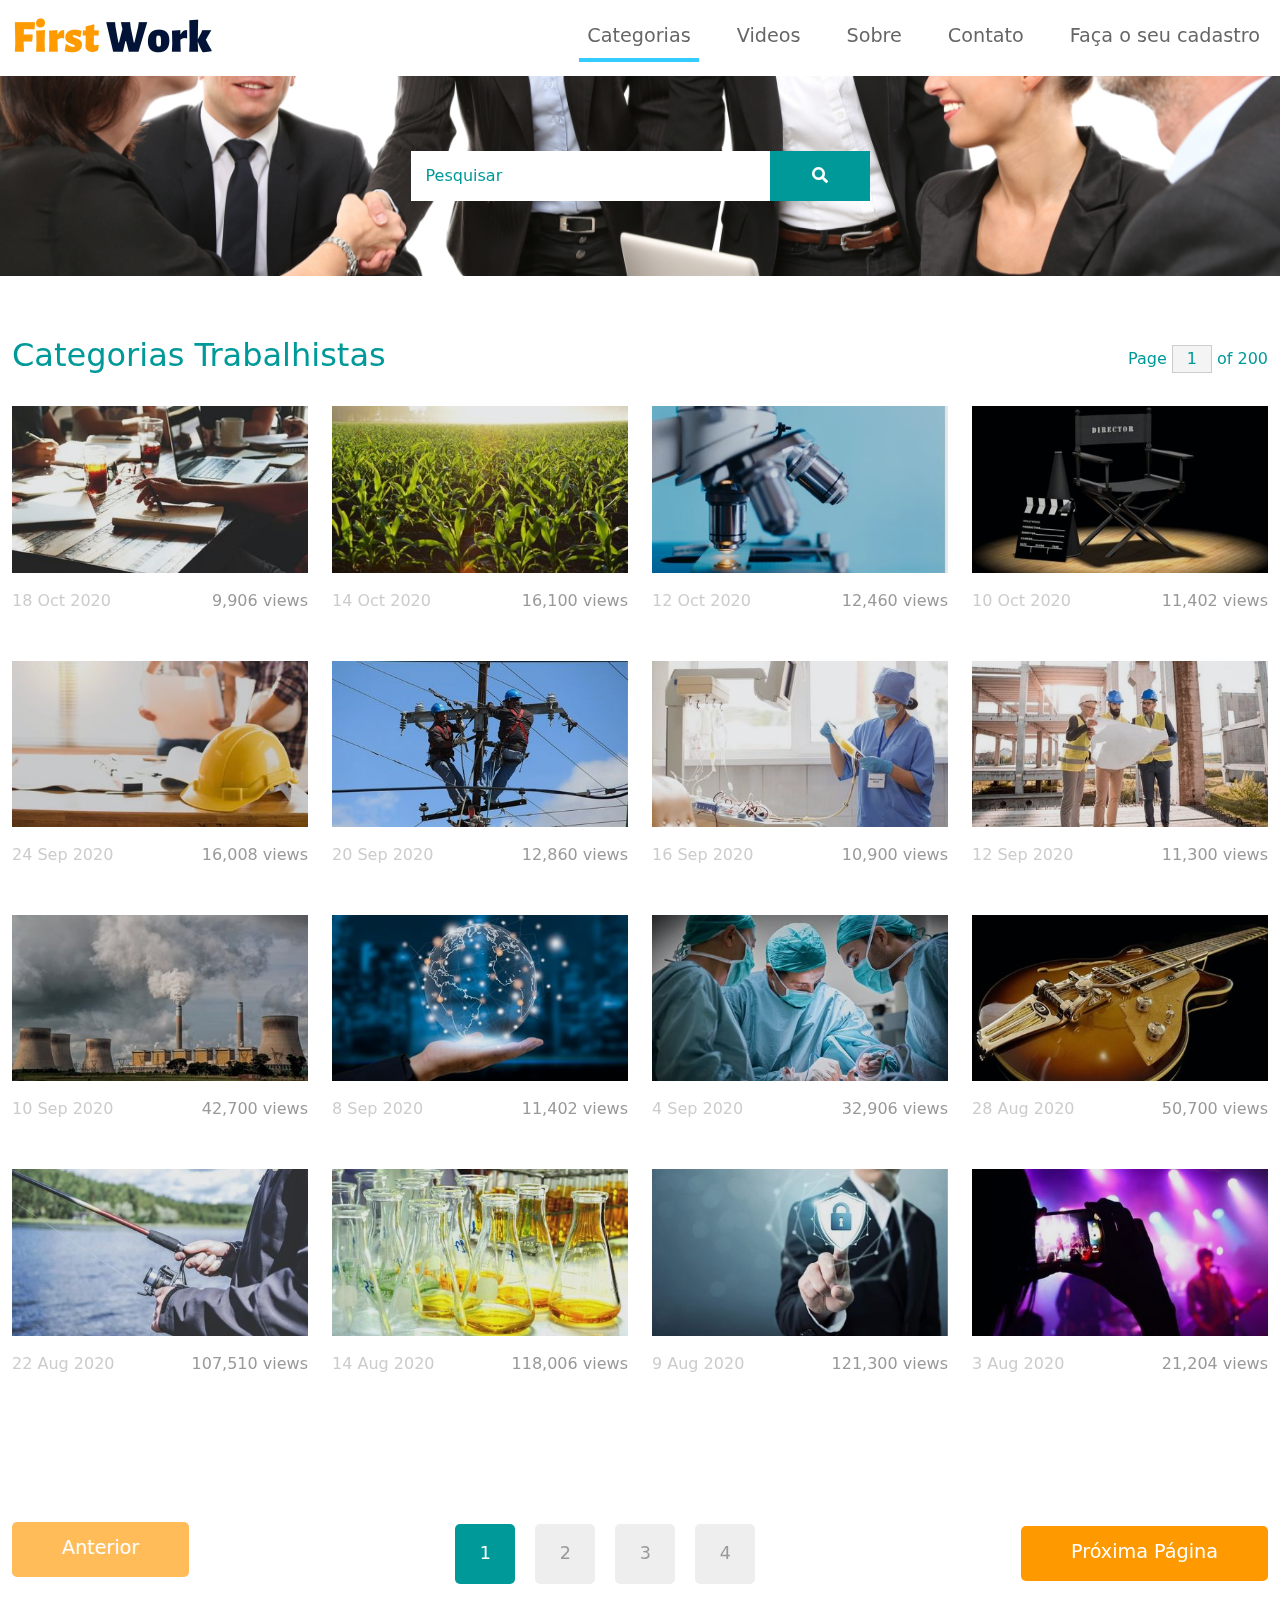
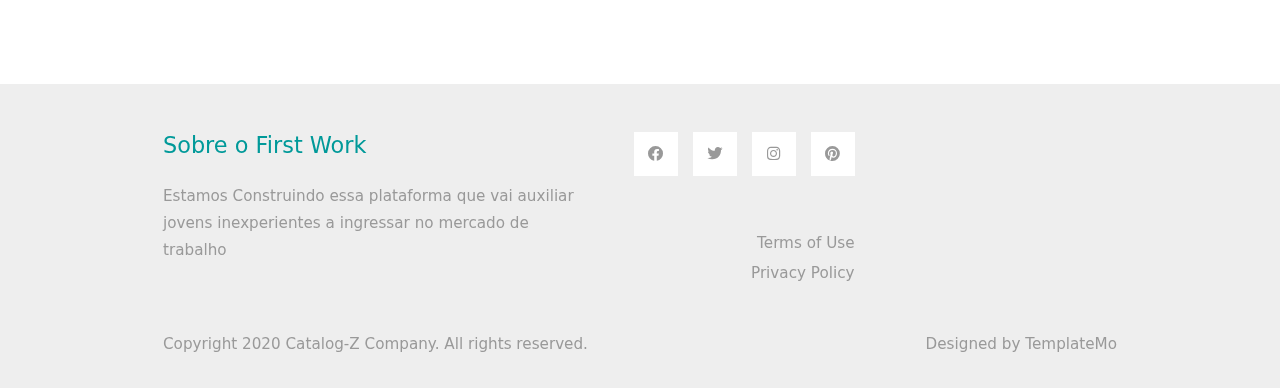
<file: templatemo_556_catalog_z/index.html>
<!DOCTYPE html>
<html lang="en">
<head>
    <meta charset="UTF-8">
    <meta name="viewport" content="width=device-width, initial-scale=1.0">
    <title>First Work</title>
    <link rel="stylesheet" href="css/bootstrap.min.css">
    <link rel="stylesheet" href="fontawesome/css/all.min.css">
    <link rel="stylesheet" href="css/templatemo-style.css">
<!--
    
TemplateMo 556 Catalog-Z

https://templatemo.com/tm-556-catalog-z

-->
</head>
<body>
    <!-- Page Loader -->
    <!--<div id="loader-wrapper">
        <div id="loader"></div>

        <div class="loader-section section-left"></div>
        <div class="loader-section section-right"></div>

    </div>-->
    <nav class="navbar navbar-expand-lg">
        <div class="container-fluid">
            <a class="navbar-brand" href="#">
                <img src="./img/logotipo.png" width="200px" alt="">
            </a>
            <button class="navbar-toggler" type="button" data-toggle="collapse" data-target="#navbarSupportedContent" aria-controls="navbarSupportedContent" aria-expanded="false" aria-label="Toggle navigation">
                <i class="fas fa-bars"></i>
            </button>
            <div class="collapse navbar-collapse" id="navbarSupportedContent">
            <ul class="navbar-nav ml-auto mb-2 mb-lg-0">
                <li class="nav-item">
                    <a class="nav-link nav-link-1 active" aria-current="page" href="index.html">Categorias</a>
                </li>
                <li class="nav-item">
                    <a class="nav-link nav-link-2" href="videos.html">Videos</a>
                </li>
                <li class="nav-item">
                    <a class="nav-link nav-link-3" href="about.html">Sobre</a>
                </li>
                <li class="nav-item">
                    <a class="nav-link nav-link-4" href="contact.html">Contato</a>
                </li>
                <li class="nav-item">
                    <a class="nav-link nav-link-4" href="cadastro.html">Faça o seu cadastro</a>
                </li>
            </ul>
            </div>
        </div>
    </nav>

    <div class="tm-hero d-flex justify-content-center align-items-center" data-parallax="scroll" data-image-src="img/hero.jpg">
        <form class="d-flex tm-search-form">
            <input class="form-control tm-search-input" type="search" placeholder="Pesquisar" aria-label="Pesquisar">
            <button class="btn btn-outline-success tm-search-btn" type="submit">
                <i class="fas fa-search"></i>
            </button>
        </form>
    </div>

    <div class="container-fluid tm-container-content tm-mt-60">
        <div class="row mb-4">
            <h2 class="col-6 tm-text-primary">
                Categorias Trabalhistas
            </h2>
            <div class="col-6 d-flex justify-content-end align-items-center">
                <form action="" class="tm-text-primary">
                    Page <input type="text" value="1" size="1" class="tm-input-paging tm-text-primary"> of 200
                </form>
            </div>
        </div>
        <div class="row tm-mb-90 tm-gallery">
        	<div class="col-xl-3 col-lg-4 col-md-6 col-sm-6 col-12 mb-5">
                <figure class="effect-ming tm-video-item">
                    <img src="img/administracao.jpg" alt="Image" class="img-fluid">
                    <figcaption class="d-flex align-items-center justify-content-center">
                        <h2>Administração</h2>
                        <a href="photo-detail.html">Ver vaga</a>
                    </figcaption>                    
                </figure>
                <div class="d-flex justify-content-between tm-text-gray">
                    <span class="tm-text-gray-light">18 Oct 2020</span>
                    <span>9,906 views</span>
                </div>
            </div>
            <div class="col-xl-3 col-lg-4 col-md-6 col-sm-6 col-12 mb-5">
                <figure class="effect-ming tm-video-item">
                    <img src="img/agricultura.jpg" alt="Image" class="img-fluid">
                    <figcaption class="d-flex align-items-center justify-content-center">
                        <h2>agricultura</h2>
                        <a href="photo-detail.html">Ver vaga</a>
                    </figcaption>                    
                </figure>
                <div class="d-flex justify-content-between tm-text-gray">
                    <span class="tm-text-gray-light">14 Oct 2020</span>
                    <span>16,100 views</span>
                </div>
            </div>
            <div class="col-xl-3 col-lg-4 col-md-6 col-sm-6 col-12 mb-5">
                <figure class="effect-ming tm-video-item">
                    <img src="img/biologia.jpg" alt="Image" class="img-fluid">
                    <figcaption class="d-flex align-items-center justify-content-center">
                        <h2>Biologia</h2>
                        <a href="photo-detail.html">Ver vaga</a>
                    </figcaption>                    
                </figure>
                <div class="d-flex justify-content-between tm-text-gray">
                    <span class="tm-text-gray-light">12 Oct 2020</span>
                    <span>12,460 views</span>
                </div>
            </div>

            <div class="col-xl-3 col-lg-4 col-md-6 col-sm-6 col-12 mb-5">
                <figure class="effect-ming tm-video-item">
                    <img src="img/cinema.jpg" alt="Image" class="img-fluid">
                    <figcaption class="d-flex align-items-center justify-content-center">
                        <h2>Cinema</h2>
                        <a href="photo-detail.html">Ver mais</a>
                    </figcaption>                    
                </figure>
                <div class="d-flex justify-content-between tm-text-gray">
                    <span class="tm-text-gray-light">10 Oct 2020</span>
                    <span>11,402 views</span>
                </div>
            </div>
            
            <div class="col-xl-3 col-lg-4 col-md-6 col-sm-6 col-12 mb-5">
                <figure class="effect-ming tm-video-item">
                    <img src="img/construcao-civil.jpg" alt="Image" class="img-fluid">
                    <figcaption class="d-flex align-items-center justify-content-center">
                        <h2>Construção civil</h2>
                        <a href="photo-detail.html">View more</a>
                    </figcaption>                    
                </figure>
                <div class="d-flex justify-content-between tm-text-gray">
                    <span class="tm-text-gray-light">24 Sep 2020</span>
                    <span>16,008 views</span>
                </div>
            </div>

            <div class="col-xl-3 col-lg-4 col-md-6 col-sm-6 col-12 mb-5">
                <figure class="effect-ming tm-video-item">
                    <img src="img/eletrica.jpg" alt="Image" class="img-fluid">
                    <figcaption class="d-flex align-items-center justify-content-center">
                        <h2>Elétrica</h2>
                        <a href="photo-detail.html">View more</a>
                    </figcaption>                    
                </figure>
                <div class="d-flex justify-content-between tm-text-gray">
                    <span class="tm-text-gray-light">20 Sep 2020</span>
                    <span>12,860 views</span>
                </div>
            </div>

            <div class="col-xl-3 col-lg-4 col-md-6 col-sm-6 col-12 mb-5">
                <figure class="effect-ming tm-video-item">
                    <img src="img/enfermagem.jpg" alt="Image" class="img-fluid">
                    <figcaption class="d-flex align-items-center justify-content-center">
                        <h2>Emfermagem</h2>
                        <a href="photo-detail.html">View more</a>
                    </figcaption>                    
                </figure>
                <div class="d-flex justify-content-between tm-text-gray">
                    <span class="tm-text-gray-light">16 Sep 2020</span>
                    <span>10,900 views</span>
                </div>
            </div>

            <div class="col-xl-3 col-lg-4 col-md-6 col-sm-6 col-12 mb-5">
                <figure class="effect-ming tm-video-item">
                    <img src="img/Engenharia.jpg" alt="Image" class="img-fluid">
                    <figcaption class="d-flex align-items-center justify-content-center">
                        <h2>Engenharia</h2>
                        <a href="photo-detail.html">View more</a>
                    </figcaption>                    
                </figure>
                <div class="d-flex justify-content-between tm-text-gray">
                    <span class="tm-text-gray-light">12 Sep 2020</span>
                    <span>11,300 views</span>
                </div>
            </div>

            <div class="col-xl-3 col-lg-4 col-md-6 col-sm-6 col-12 mb-5">
                <figure class="effect-ming tm-video-item">
                    <img src="img/Industria.jpg" alt="Image" class="img-fluid">
                    <figcaption class="d-flex align-items-center justify-content-center">
                        <h2>Industria</h2>
                        <a href="photo-detail.html">View more</a>
                    </figcaption>                    
                </figure>
                <div class="d-flex justify-content-between tm-text-gray">
                    <span class="tm-text-gray-light">10 Sep 2020</span>
                    <span>42,700 views</span>
                </div>
            </div>

            <div class="col-xl-3 col-lg-4 col-md-6 col-sm-6 col-12 mb-5">
                <figure class="effect-ming tm-video-item">
                    <img src="img/informatica.jpg" alt="Image" class="img-fluid">
                    <figcaption class="d-flex align-items-center justify-content-center">
                        <h2>Informatica</h2>
                        <a href="photo-detail.html">View more</a>
                    </figcaption>                    
                </figure>
                <div class="d-flex justify-content-between tm-text-gray">
                    <span class="tm-text-gray-light">8 Sep 2020</span>
                    <span>11,402 views</span>
                </div>
            </div>

            <div class="col-xl-3 col-lg-4 col-md-6 col-sm-6 col-12 mb-5">
                <figure class="effect-ming tm-video-item">
                    <img src="img/medicina.jpg" alt="Image" class="img-fluid">
                    <figcaption class="d-flex align-items-center justify-content-center">
                        <h2>Medicina</h2>
                        <a href="photo-detail.html">View more</a>
                    </figcaption>                    
                </figure>
                <div class="d-flex justify-content-between tm-text-gray">
                    <span class="tm-text-gray-light">4 Sep 2020</span>
                    <span>32,906 views</span>
                </div>
            </div>

            <div class="col-xl-3 col-lg-4 col-md-6 col-sm-6 col-12 mb-5">
                <figure class="effect-ming tm-video-item">
                    <img src="img/Musico.jpg" alt="Image" class="img-fluid">
                    <figcaption class="d-flex align-items-center justify-content-center">
                        <h2>Musica</h2>
                        <a href="photo-detail.html">View more</a>
                    </figcaption>                    
                </figure>
                <div class="d-flex justify-content-between tm-text-gray">
                    <span class="tm-text-gray-light">28 Aug 2020</span>
                    <span>50,700 views</span>
                </div>
            </div>

            <div class="col-xl-3 col-lg-4 col-md-6 col-sm-6 col-12 mb-5">
                <figure class="effect-ming tm-video-item">
                    <img src="img/pesca.jpg" alt="Image" class="img-fluid">
                    <figcaption class="d-flex align-items-center justify-content-center">
                        <h2>Pesca</h2>
                        <a href="photo-detail.html">View more</a>
                    </figcaption>                    
                </figure>
                <div class="d-flex justify-content-between tm-text-gray">
                    <span class="tm-text-gray-light">22 Aug 2020</span>
                    <span>107,510 views</span>
                </div>
            </div>

            <div class="col-xl-3 col-lg-4 col-md-6 col-sm-6 col-12 mb-5">
                <figure class="effect-ming tm-video-item">
                    <img src="img/quimica.jpg" alt="Image" class="img-fluid">
                    <figcaption class="d-flex align-items-center justify-content-center">
                        <h2>Quimica</h2>
                        <a href="photo-detail.html">View more</a>
                    </figcaption>                    
                </figure>
                <div class="d-flex justify-content-between tm-text-gray">
                    <span class="tm-text-gray-light">14 Aug 2020</span>
                    <span>118,006 views</span>
                </div>
            </div>

            <div class="col-xl-3 col-lg-4 col-md-6 col-sm-6 col-12 mb-5">
                <figure class="effect-ming tm-video-item">
                    <img src="img/seguranca.jpg" alt="Image" class="img-fluid">
                    <figcaption class="d-flex align-items-center justify-content-center">
                        <h2>Segurança</h2>
                        <a href="photo-detail.html">View more</a>
                    </figcaption>                    
                </figure>
                <div class="d-flex justify-content-between tm-text-gray">
                    <span class="tm-text-gray-light">9 Aug 2020</span>
                    <span>121,300 views</span>
                </div>
            </div>

            <div class="col-xl-3 col-lg-4 col-md-6 col-sm-6 col-12 mb-5">
                <figure class="effect-ming tm-video-item">
                    <img src="img/social_midia.jpg" alt="Image" class="img-fluid">
                    <figcaption class="d-flex align-items-center justify-content-center">
                        <h2>Social Midia</h2>
                        <a href="photo-detail.html">View more</a>
                    </figcaption>                    
                </figure>
                <div class="d-flex justify-content-between tm-text-gray">
                    <span class="tm-text-gray-light">3 Aug 2020</span>
                    <span>21,204 views</span>
                </div>
            </div>         
        </div> <!-- row -->
        <div class="row tm-mb-90">
            <div class="col-12 d-flex justify-content-between align-items-center tm-paging-col">
                <a href="javascript:void(0);" class="btn btn-primary tm-btn-prev mb-2 disabled">Anterior</a>
                <div class="tm-paging d-flex">
                    <a href="javascript:void(0);" class="active tm-paging-link">1</a>
                    <a href="javascript:void(0);" class="tm-paging-link">2</a>
                    <a href="javascript:void(0);" class="tm-paging-link">3</a>
                    <a href="javascript:void(0);" class="tm-paging-link">4</a>
                </div>
                <a href="javascript:void(0);" class="btn btn-primary tm-btn-next">Próxima Página</a>
            </div>            
        </div>
    </div> <!-- container-fluid, tm-container-content -->

    <footer class="tm-bg-gray pt-5 pb-3 tm-text-gray tm-footer">
        <div class="container-fluid tm-container-small">
            <div class="row">
                <div class="col-lg-6 col-md-12 col-12 px-5 mb-5">
                    <h3 class="tm-text-primary mb-4 tm-footer-title">Sobre o First Work</h3>
                    <p>Estamos Construindo essa plataforma que vai auxiliar jovens inexperientes a ingressar no mercado de trabalho</p>
                </div>
                <!-- 
                <div class="col-lg-3 col-md-6 col-sm-6 col-12 px-5 mb-5">
                    <h3 class="tm-text-primary mb-4 tm-footer-title">Our Links</h3>
                    <ul class="tm-footer-links pl-0">
                        <li><a href="#">Advertise</a></li>
                        <li><a href="#">Support</a></li>
                        <li><a href="#">Our Company</a></li>
                        <li><a href="#">Contact</a></li>
                    </ul>
                </div> -->
                <div class="col-lg-3 col-md-6 col-sm-6 col-12 px-5 mb-5">
                    <ul class="tm-social-links d-flex justify-content-end pl-0 mb-5">
                        <li class="mb-2"><a href="https://facebook.com"><i class="fab fa-facebook"></i></a></li>
                        <li class="mb-2"><a href="https://twitter.com"><i class="fab fa-twitter"></i></a></li>
                        <li class="mb-2"><a href="https://instagram.com"><i class="fab fa-instagram"></i></a></li>
                        <li class="mb-2"><a href="https://pinterest.com"><i class="fab fa-pinterest"></i></a></li>
                    </ul>
                    <a href="#" class="tm-text-gray text-right d-block mb-2">Terms of Use</a>
                    <a href="#" class="tm-text-gray text-right d-block">Privacy Policy</a>
                </div>
            </div>
            <div class="row">
                <div class="col-lg-8 col-md-7 col-12 px-5 mb-3">
                    Copyright 2020 Catalog-Z Company. All rights reserved.
                </div>
                <div class="col-lg-4 col-md-5 col-12 px-5 text-right">
                    Designed by <a href="https://templatemo.com" class="tm-text-gray" rel="sponsored" target="_parent">TemplateMo</a>
                </div>
            </div>
        </div>
    </footer>
    
    <script src="js/plugins.js"></script>
    <script>
        $(window).on("load", function() {
            $('body').addClass('loaded');
        });
    </script>
</body>
</html>
</file>
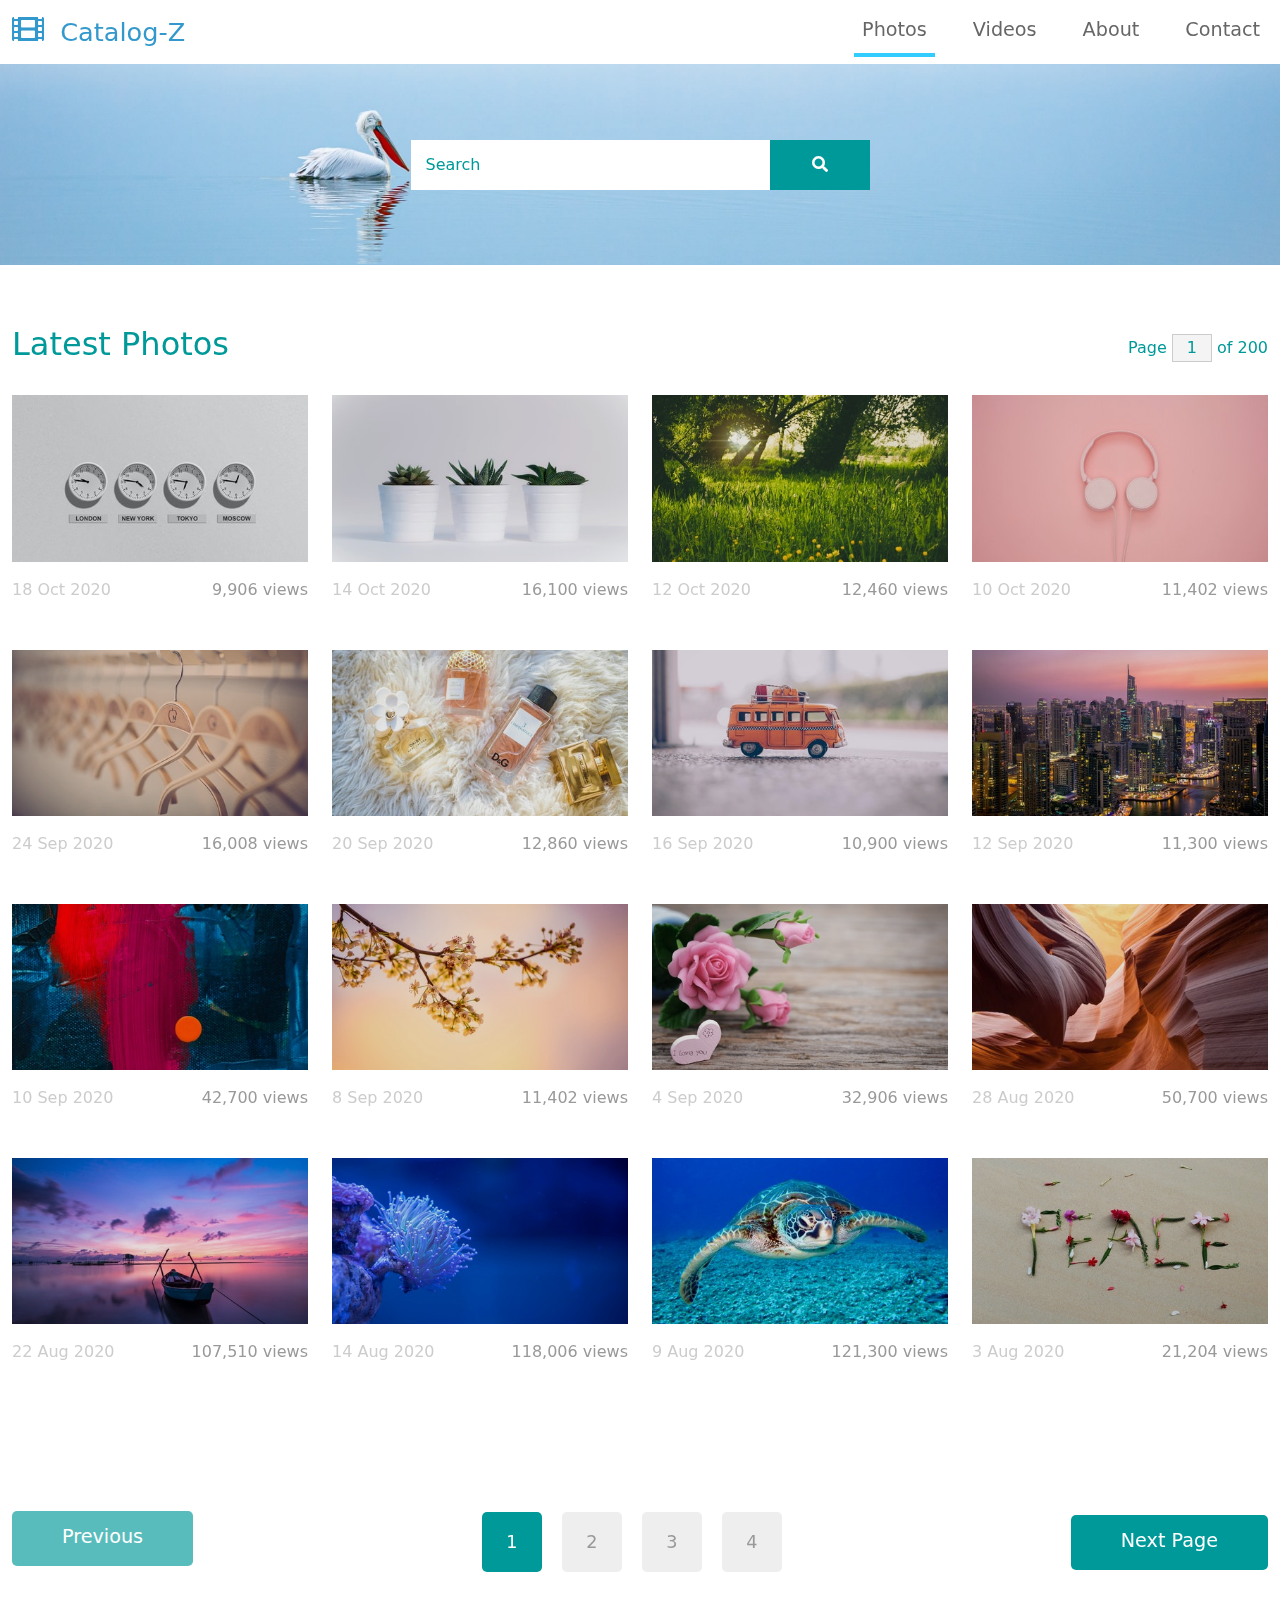
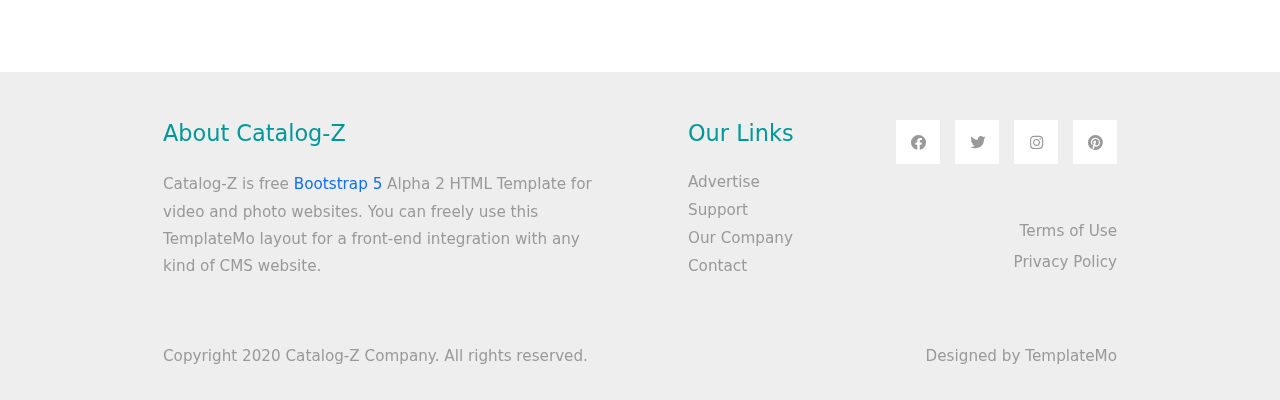
<file: Template/templatemo_556_catalog_z/index.html>
<!DOCTYPE html>
<html lang="en">
<head>
    <meta charset="UTF-8">
    <meta name="viewport" content="width=device-width, initial-scale=1.0">
    <title>Catalog-Z Bootstrap 5.0 HTML Template</title>
    <link rel="stylesheet" href="css/bootstrap.min.css">
    <link rel="stylesheet" href="fontawesome/css/all.min.css">
    <link rel="stylesheet" href="css/templatemo-style.css">
<!--
    
TemplateMo 556 Catalog-Z

https://templatemo.com/tm-556-catalog-z

-->
</head>
<body>
    <!-- Page Loader -->
    <div id="loader-wrapper">
        <div id="loader"></div>

        <div class="loader-section section-left"></div>
        <div class="loader-section section-right"></div>

    </div>
    <nav class="navbar navbar-expand-lg">
        <div class="container-fluid">
            <a class="navbar-brand" href="#">
                <i class="fas fa-film mr-2"></i>
                Catalog-Z
            </a>
            <button class="navbar-toggler" type="button" data-toggle="collapse" data-target="#navbarSupportedContent" aria-controls="navbarSupportedContent" aria-expanded="false" aria-label="Toggle navigation">
                <i class="fas fa-bars"></i>
            </button>
            <div class="collapse navbar-collapse" id="navbarSupportedContent">
            <ul class="navbar-nav ml-auto mb-2 mb-lg-0">
                <li class="nav-item">
                    <a class="nav-link nav-link-1 active" aria-current="page" href="index.html">Photos</a>
                </li>
                <li class="nav-item">
                    <a class="nav-link nav-link-2" href="videos.html">Videos</a>
                </li>
                <li class="nav-item">
                    <a class="nav-link nav-link-3" href="about.html">About</a>
                </li>
                <li class="nav-item">
                    <a class="nav-link nav-link-4" href="contact.html">Contact</a>
                </li>
            </ul>
            </div>
        </div>
    </nav>

    <div class="tm-hero d-flex justify-content-center align-items-center" data-parallax="scroll" data-image-src="img/hero.jpg">
        <form class="d-flex tm-search-form">
            <input class="form-control tm-search-input" type="search" placeholder="Search" aria-label="Search">
            <button class="btn btn-outline-success tm-search-btn" type="submit">
                <i class="fas fa-search"></i>
            </button>
        </form>
    </div>

    <div class="container-fluid tm-container-content tm-mt-60">
        <div class="row mb-4">
            <h2 class="col-6 tm-text-primary">
                Latest Photos
            </h2>
            <div class="col-6 d-flex justify-content-end align-items-center">
                <form action="" class="tm-text-primary">
                    Page <input type="text" value="1" size="1" class="tm-input-paging tm-text-primary"> of 200
                </form>
            </div>
        </div>
        <div class="row tm-mb-90 tm-gallery">
        	<div class="col-xl-3 col-lg-4 col-md-6 col-sm-6 col-12 mb-5">
                <figure class="effect-ming tm-video-item">
                    <img src="img/img-03.jpg" alt="Image" class="img-fluid">
                    <figcaption class="d-flex align-items-center justify-content-center">
                        <h2>Clocks</h2>
                        <a href="photo-detail.html">View more</a>
                    </figcaption>                    
                </figure>
                <div class="d-flex justify-content-between tm-text-gray">
                    <span class="tm-text-gray-light">18 Oct 2020</span>
                    <span>9,906 views</span>
                </div>
            </div>
            <div class="col-xl-3 col-lg-4 col-md-6 col-sm-6 col-12 mb-5">
                <figure class="effect-ming tm-video-item">
                    <img src="img/img-04.jpg" alt="Image" class="img-fluid">
                    <figcaption class="d-flex align-items-center justify-content-center">
                        <h2>Plants</h2>
                        <a href="photo-detail.html">View more</a>
                    </figcaption>                    
                </figure>
                <div class="d-flex justify-content-between tm-text-gray">
                    <span class="tm-text-gray-light">14 Oct 2020</span>
                    <span>16,100 views</span>
                </div>
            </div>
            <div class="col-xl-3 col-lg-4 col-md-6 col-sm-6 col-12 mb-5">
                <figure class="effect-ming tm-video-item">
                    <img src="img/img-05.jpg" alt="Image" class="img-fluid">
                    <figcaption class="d-flex align-items-center justify-content-center">
                        <h2>Morning</h2>
                        <a href="photo-detail.html">View more</a>
                    </figcaption>                    
                </figure>
                <div class="d-flex justify-content-between tm-text-gray">
                    <span class="tm-text-gray-light">12 Oct 2020</span>
                    <span>12,460 views</span>
                </div>
            </div>
            <div class="col-xl-3 col-lg-4 col-md-6 col-sm-6 col-12 mb-5">
                <figure class="effect-ming tm-video-item">
                    <img src="img/img-06.jpg" alt="Image" class="img-fluid">
                    <figcaption class="d-flex align-items-center justify-content-center">
                        <h2>Pinky</h2>
                        <a href="photo-detail.html">View more</a>
                    </figcaption>                    
                </figure>
                <div class="d-flex justify-content-between tm-text-gray">
                    <span class="tm-text-gray-light">10 Oct 2020</span>
                    <span>11,402 views</span>
                </div>
            </div>
            
            <div class="col-xl-3 col-lg-4 col-md-6 col-sm-6 col-12 mb-5">
                <figure class="effect-ming tm-video-item">
                    <img src="img/img-01.jpg" alt="Image" class="img-fluid">
                    <figcaption class="d-flex align-items-center justify-content-center">
                        <h2>Hangers</h2>
                        <a href="photo-detail.html">View more</a>
                    </figcaption>                    
                </figure>
                <div class="d-flex justify-content-between tm-text-gray">
                    <span class="tm-text-gray-light">24 Sep 2020</span>
                    <span>16,008 views</span>
                </div>
            </div>
            <div class="col-xl-3 col-lg-4 col-md-6 col-sm-6 col-12 mb-5">
                <figure class="effect-ming tm-video-item">
                    <img src="img/img-02.jpg" alt="Image" class="img-fluid">
                    <figcaption class="d-flex align-items-center justify-content-center">
                        <h2>Perfumes</h2>
                        <a href="photo-detail.html">View more</a>
                    </figcaption>                    
                </figure>
                <div class="d-flex justify-content-between tm-text-gray">
                    <span class="tm-text-gray-light">20 Sep 2020</span>
                    <span>12,860 views</span>
                </div>
            </div>
            <div class="col-xl-3 col-lg-4 col-md-6 col-sm-6 col-12 mb-5">
                <figure class="effect-ming tm-video-item">
                    <img src="img/img-07.jpg" alt="Image" class="img-fluid">
                    <figcaption class="d-flex align-items-center justify-content-center">
                        <h2>Bus</h2>
                        <a href="photo-detail.html">View more</a>
                    </figcaption>                    
                </figure>
                <div class="d-flex justify-content-between tm-text-gray">
                    <span class="tm-text-gray-light">16 Sep 2020</span>
                    <span>10,900 views</span>
                </div>
            </div>
            <div class="col-xl-3 col-lg-4 col-md-6 col-sm-6 col-12 mb-5">
                <figure class="effect-ming tm-video-item">
                    <img src="img/img-08.jpg" alt="Image" class="img-fluid">
                    <figcaption class="d-flex align-items-center justify-content-center">
                        <h2>New York</h2>
                        <a href="photo-detail.html">View more</a>
                    </figcaption>                    
                </figure>
                <div class="d-flex justify-content-between tm-text-gray">
                    <span class="tm-text-gray-light">12 Sep 2020</span>
                    <span>11,300 views</span>
                </div>
            </div>
            <div class="col-xl-3 col-lg-4 col-md-6 col-sm-6 col-12 mb-5">
                <figure class="effect-ming tm-video-item">
                    <img src="img/img-09.jpg" alt="Image" class="img-fluid">
                    <figcaption class="d-flex align-items-center justify-content-center">
                        <h2>Abstract</h2>
                        <a href="photo-detail.html">View more</a>
                    </figcaption>                    
                </figure>
                <div class="d-flex justify-content-between tm-text-gray">
                    <span class="tm-text-gray-light">10 Sep 2020</span>
                    <span>42,700 views</span>
                </div>
            </div>
            <div class="col-xl-3 col-lg-4 col-md-6 col-sm-6 col-12 mb-5">
                <figure class="effect-ming tm-video-item">
                    <img src="img/img-10.jpg" alt="Image" class="img-fluid">
                    <figcaption class="d-flex align-items-center justify-content-center">
                        <h2>Flowers</h2>
                        <a href="photo-detail.html">View more</a>
                    </figcaption>                    
                </figure>
                <div class="d-flex justify-content-between tm-text-gray">
                    <span class="tm-text-gray-light">8 Sep 2020</span>
                    <span>11,402 views</span>
                </div>
            </div>
            <div class="col-xl-3 col-lg-4 col-md-6 col-sm-6 col-12 mb-5">
                <figure class="effect-ming tm-video-item">
                    <img src="img/img-11.jpg" alt="Image" class="img-fluid">
                    <figcaption class="d-flex align-items-center justify-content-center">
                        <h2>Rosy</h2>
                        <a href="photo-detail.html">View more</a>
                    </figcaption>                    
                </figure>
                <div class="d-flex justify-content-between tm-text-gray">
                    <span class="tm-text-gray-light">4 Sep 2020</span>
                    <span>32,906 views</span>
                </div>
            </div>
            <div class="col-xl-3 col-lg-4 col-md-6 col-sm-6 col-12 mb-5">
                <figure class="effect-ming tm-video-item">
                    <img src="img/img-12.jpg" alt="Image" class="img-fluid">
                    <figcaption class="d-flex align-items-center justify-content-center">
                        <h2>Rocki</h2>
                        <a href="photo-detail.html">View more</a>
                    </figcaption>                    
                </figure>
                <div class="d-flex justify-content-between tm-text-gray">
                    <span class="tm-text-gray-light">28 Aug 2020</span>
                    <span>50,700 views</span>
                </div>
            </div>
            <div class="col-xl-3 col-lg-4 col-md-6 col-sm-6 col-12 mb-5">
                <figure class="effect-ming tm-video-item">
                    <img src="img/img-13.jpg" alt="Image" class="img-fluid">
                    <figcaption class="d-flex align-items-center justify-content-center">
                        <h2>Purple</h2>
                        <a href="photo-detail.html">View more</a>
                    </figcaption>                    
                </figure>
                <div class="d-flex justify-content-between tm-text-gray">
                    <span class="tm-text-gray-light">22 Aug 2020</span>
                    <span>107,510 views</span>
                </div>
            </div>
            <div class="col-xl-3 col-lg-4 col-md-6 col-sm-6 col-12 mb-5">
                <figure class="effect-ming tm-video-item">
                    <img src="img/img-14.jpg" alt="Image" class="img-fluid">
                    <figcaption class="d-flex align-items-center justify-content-center">
                        <h2>Sea</h2>
                        <a href="photo-detail.html">View more</a>
                    </figcaption>                    
                </figure>
                <div class="d-flex justify-content-between tm-text-gray">
                    <span class="tm-text-gray-light">14 Aug 2020</span>
                    <span>118,006 views</span>
                </div>
            </div>
            <div class="col-xl-3 col-lg-4 col-md-6 col-sm-6 col-12 mb-5">
                <figure class="effect-ming tm-video-item">
                    <img src="img/img-15.jpg" alt="Image" class="img-fluid">
                    <figcaption class="d-flex align-items-center justify-content-center">
                        <h2>Turtle</h2>
                        <a href="photo-detail.html">View more</a>
                    </figcaption>                    
                </figure>
                <div class="d-flex justify-content-between tm-text-gray">
                    <span class="tm-text-gray-light">9 Aug 2020</span>
                    <span>121,300 views</span>
                </div>
            </div>
            <div class="col-xl-3 col-lg-4 col-md-6 col-sm-6 col-12 mb-5">
                <figure class="effect-ming tm-video-item">
                    <img src="img/img-16.jpg" alt="Image" class="img-fluid">
                    <figcaption class="d-flex align-items-center justify-content-center">
                        <h2>Peace</h2>
                        <a href="photo-detail.html">View more</a>
                    </figcaption>                    
                </figure>
                <div class="d-flex justify-content-between tm-text-gray">
                    <span class="tm-text-gray-light">3 Aug 2020</span>
                    <span>21,204 views</span>
                </div>
            </div>         
        </div> <!-- row -->
        <div class="row tm-mb-90">
            <div class="col-12 d-flex justify-content-between align-items-center tm-paging-col">
                <a href="javascript:void(0);" class="btn btn-primary tm-btn-prev mb-2 disabled">Previous</a>
                <div class="tm-paging d-flex">
                    <a href="javascript:void(0);" class="active tm-paging-link">1</a>
                    <a href="javascript:void(0);" class="tm-paging-link">2</a>
                    <a href="javascript:void(0);" class="tm-paging-link">3</a>
                    <a href="javascript:void(0);" class="tm-paging-link">4</a>
                </div>
                <a href="javascript:void(0);" class="btn btn-primary tm-btn-next">Next Page</a>
            </div>            
        </div>
    </div> <!-- container-fluid, tm-container-content -->

    <footer class="tm-bg-gray pt-5 pb-3 tm-text-gray tm-footer">
        <div class="container-fluid tm-container-small">
            <div class="row">
                <div class="col-lg-6 col-md-12 col-12 px-5 mb-5">
                    <h3 class="tm-text-primary mb-4 tm-footer-title">About Catalog-Z</h3>
                    <p>Catalog-Z is free <a rel="sponsored" href="https://v5.getbootstrap.com/">Bootstrap 5</a> Alpha 2 HTML Template for video and photo websites. You can freely use this TemplateMo layout for a front-end integration with any kind of CMS website.</p>
                </div>
                <div class="col-lg-3 col-md-6 col-sm-6 col-12 px-5 mb-5">
                    <h3 class="tm-text-primary mb-4 tm-footer-title">Our Links</h3>
                    <ul class="tm-footer-links pl-0">
                        <li><a href="#">Advertise</a></li>
                        <li><a href="#">Support</a></li>
                        <li><a href="#">Our Company</a></li>
                        <li><a href="#">Contact</a></li>
                    </ul>
                </div>
                <div class="col-lg-3 col-md-6 col-sm-6 col-12 px-5 mb-5">
                    <ul class="tm-social-links d-flex justify-content-end pl-0 mb-5">
                        <li class="mb-2"><a href="https://facebook.com"><i class="fab fa-facebook"></i></a></li>
                        <li class="mb-2"><a href="https://twitter.com"><i class="fab fa-twitter"></i></a></li>
                        <li class="mb-2"><a href="https://instagram.com"><i class="fab fa-instagram"></i></a></li>
                        <li class="mb-2"><a href="https://pinterest.com"><i class="fab fa-pinterest"></i></a></li>
                    </ul>
                    <a href="#" class="tm-text-gray text-right d-block mb-2">Terms of Use</a>
                    <a href="#" class="tm-text-gray text-right d-block">Privacy Policy</a>
                </div>
            </div>
            <div class="row">
                <div class="col-lg-8 col-md-7 col-12 px-5 mb-3">
                    Copyright 2020 Catalog-Z Company. All rights reserved.
                </div>
                <div class="col-lg-4 col-md-5 col-12 px-5 text-right">
                    Designed by <a href="https://templatemo.com" class="tm-text-gray" rel="sponsored" target="_parent">TemplateMo</a>
                </div>
            </div>
        </div>
    </footer>
    
    <script src="js/plugins.js"></script>
    <script>
        $(window).on("load", function() {
            $('body').addClass('loaded');
        });
    </script>
</body>
</html>
</file>
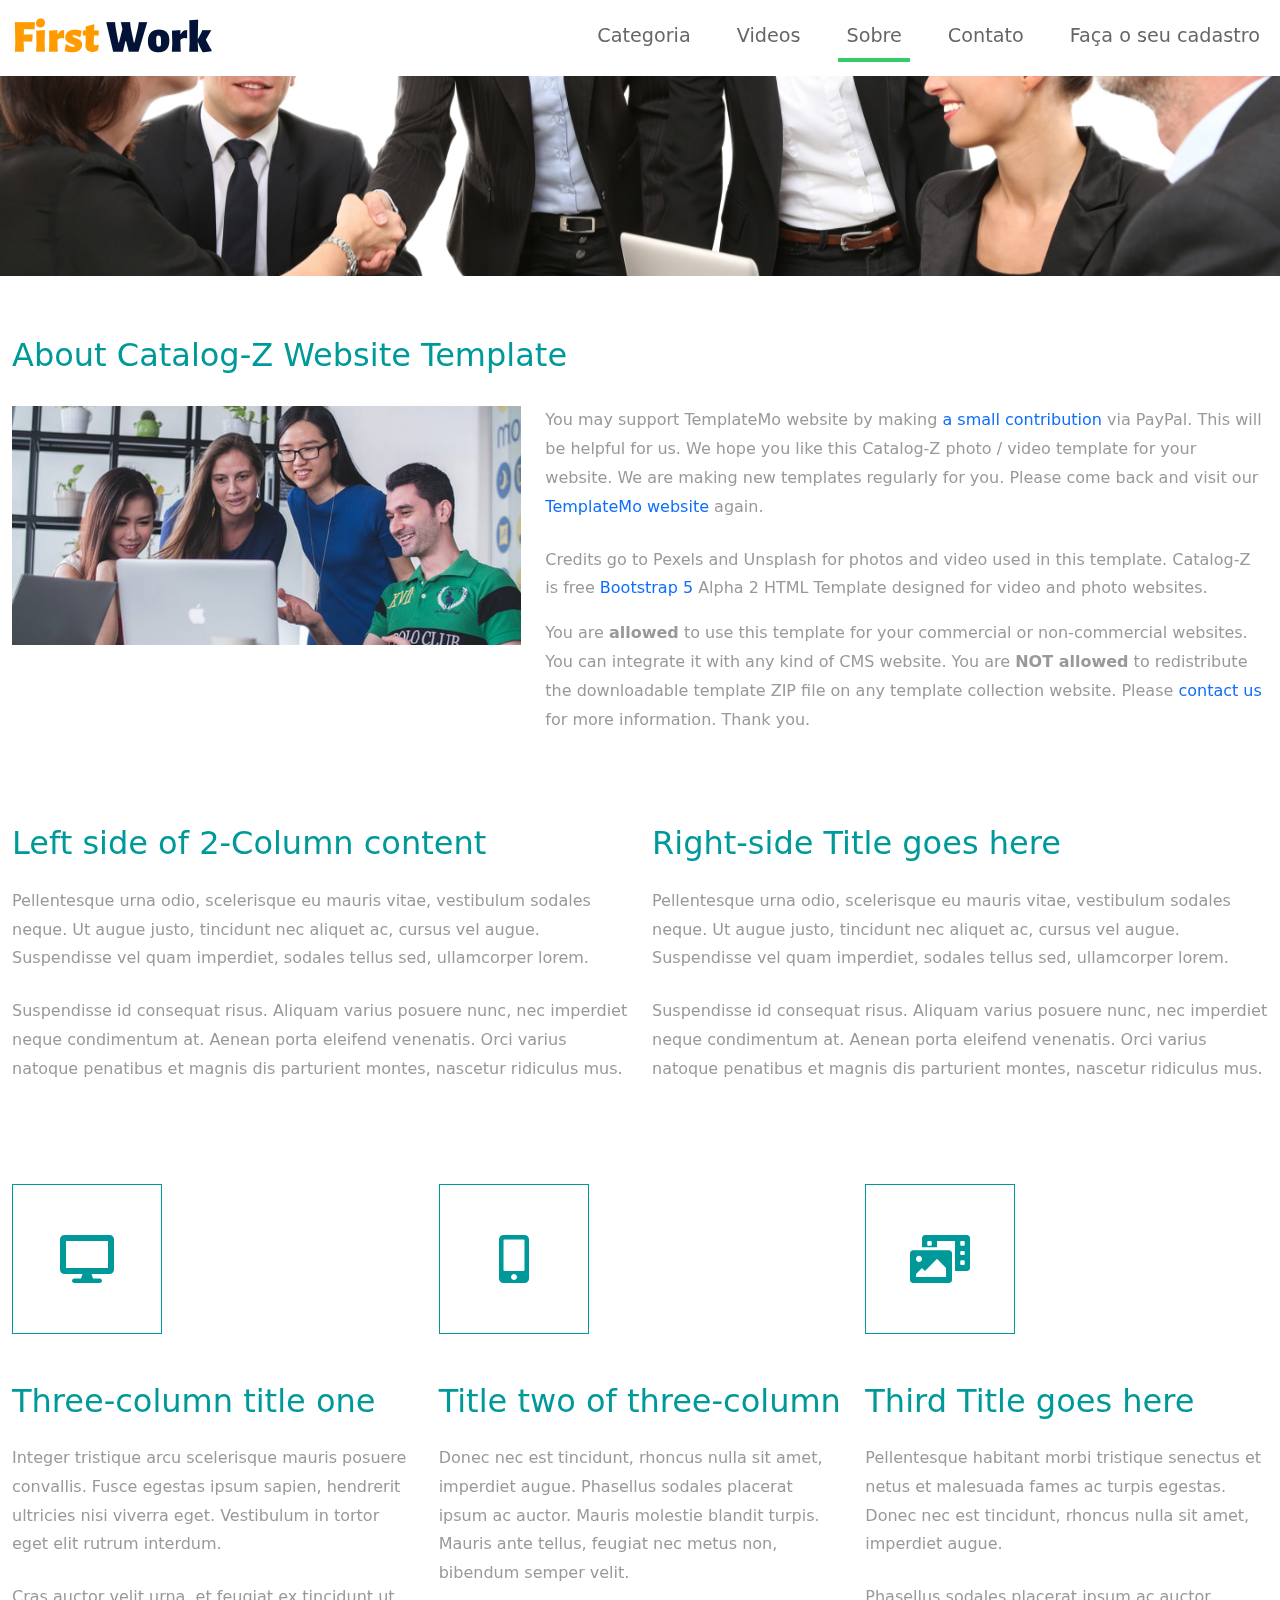
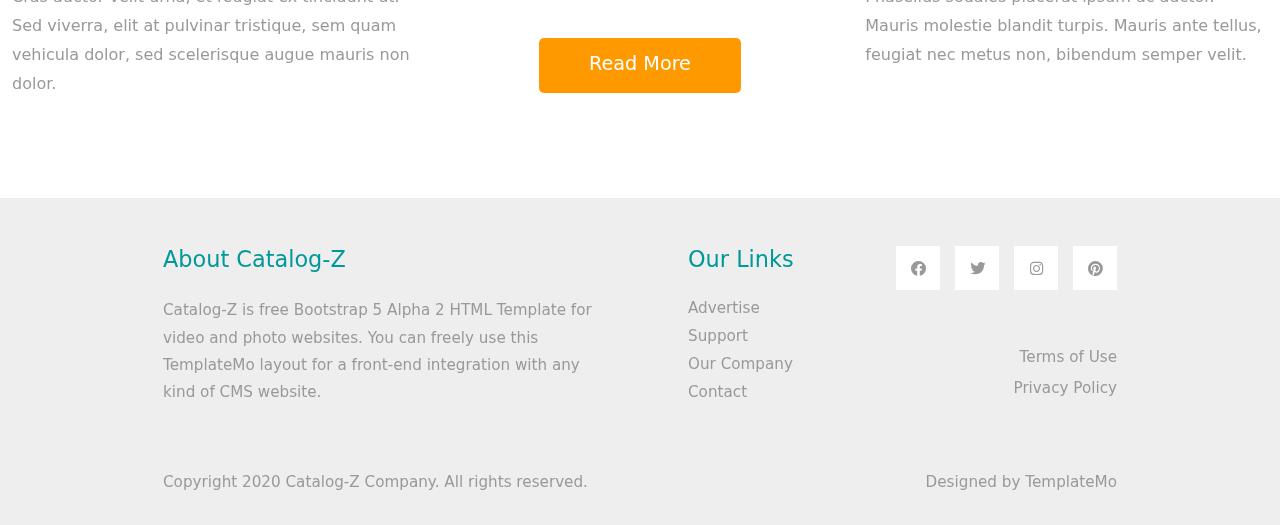
<file: templatemo_556_catalog_z/about.html>
<!DOCTYPE html>
<html lang="en">
<head>
    <meta charset="UTF-8">
    <meta name="viewport" content="width=device-width, initial-scale=1.0">
    <title>First work</title>
    <link rel="stylesheet" href="css/bootstrap.min.css">
    <link rel="stylesheet" href="fontawesome/css/all.min.css">
    <link rel="stylesheet" href="css/templatemo-style.css">
<!--
    
TemplateMo 556 Catalog-Z

https://templatemo.com/tm-556-catalog-z

-->
</head>
<body>
    <!-- Page Loader -->
    <!--<div id="loader-wrapper">
        <div id="loader"></div>

        <div class="loader-section section-left"></div>
        <div class="loader-section section-right"></div>

    </div>-->
    <nav class="navbar navbar-expand-lg">
        <div class="container-fluid">
            <a class="navbar-brand" href="#">
                <img src="./img/logotipo.png" width="200px" alt="">
            </a>
            <button class="navbar-toggler" type="button" data-toggle="collapse" data-target="#navbarSupportedContent" aria-controls="navbarSupportedContent" aria-expanded="false" aria-label="Toggle navigation">
                <i class="fas fa-bars"></i>
            </button>
            <div class="collapse navbar-collapse" id="navbarSupportedContent">
            <ul class="navbar-nav ml-auto mb-2 mb-lg-0">
                <li class="nav-item">
                    <a class="nav-link nav-link-1" href="index.html">Categoria</a>
                </li>
                <li class="nav-item">
                    <a class="nav-link nav-link-2" href="videos.html">Videos</a>
                </li>
                <li class="nav-item">
                    <a class="nav-link nav-link-3 active" aria-current="page" href="about.html">Sobre</a>
                </li>
                <li class="nav-item">
                    <a class="nav-link nav-link-4" href="contact.html">Contato</a>
                </li>
                <li class="nav-item">
                    <a class="nav-link nav-link-4" href="cadastro.html">Faça o seu cadastro</a>
                </li>
            </ul>
            </div>
        </div>
    </nav>

    <div class="tm-hero d-flex justify-content-center align-items-center" data-parallax="scroll" data-image-src="img/hero.jpg"></div>

    <div class="container-fluid tm-mt-60">
        <div class="row mb-4">
            <h2 class="col-12 tm-text-primary">
                About Catalog-Z Website Template
            </h2>
        </div>
        <div class="row tm-mb-74 tm-row-1640">            
            <div class="col-lg-5 col-md-6 col-12 mb-3">
                <img src="img/about.jpg" alt="Image" class="img-fluid">
            </div>
            <div class="col-lg-7 col-md-6 col-12">
                <div class="tm-about-img-text">
                    <p class="mb-4">
                  You may support TemplateMo website by making <a href="https://paypal.me/templatemo" target="_parent" rel="sponsored">a small contribution</a> via PayPal. This will be helpful for us. We hope you like this Catalog-Z photo / video template for your website. We are making new templates regularly for you. Please come back and visit our <a rel="sponsored" href="https://templatemo.com" target="_parent">TemplateMo website</a> again. </p>
                    <p>
                        Credits go to Pexels and Unsplash for photos and video used in this template. Catalog-Z is free <a rel="sponsored" href="https://v5.getbootstrap.com/">Bootstrap 5</a> Alpha 2 HTML Template designed for video and photo websites.</p> 
                    <p>You are <b>allowed</b> to use this template for your commercial or non-commercial websites. You can integrate it with any kind of CMS website. You are <b>NOT allowed</b> to redistribute the downloadable template ZIP file on any template collection website. Please <a rel="nofollow" href="https://templatemo.com/contact" target="_parent">contact us</a> for more information. Thank you.</p>
                </div>                
            </div>
        </div>
        <div class="row tm-mb-50">
            <div class="col-md-6 col-12">
                <div class="tm-about-2-col">
                    <h2 class="tm-text-primary mb-4">
                        Left side of 2-Column content
                    </h2>
                    <p class="mb-4">
                        Pellentesque urna odio, scelerisque eu mauris vitae, vestibulum sodales neque. Ut augue justo, tincidunt nec aliquet ac, cursus vel augue. Suspendisse vel quam imperdiet, sodales tellus sed, ullamcorper lorem.
                    </p>
                    <p>
                        Suspendisse id consequat risus. Aliquam varius posuere nunc, nec imperdiet neque condimentum at. Aenean porta eleifend venenatis. Orci varius natoque penatibus et magnis dis parturient montes, nascetur ridiculus mus.
                    </p>
                </div>                
            </div> 
            <div class="col-md-6 col-12">
                <div class="tm-about-2-col">
                    <h2 class="tm-text-primary mb-4">
                        Right-side Title goes here
                    </h2>
                    <p class="mb-4">
                        Pellentesque urna odio, scelerisque eu mauris vitae, vestibulum sodales neque. Ut augue justo, tincidunt nec aliquet ac, cursus vel augue. Suspendisse vel quam imperdiet, sodales tellus sed, ullamcorper lorem.
                    </p>
                    <p>
                        Suspendisse id consequat risus. Aliquam varius posuere nunc, nec imperdiet neque condimentum at. Aenean porta eleifend venenatis. Orci varius natoque penatibus et magnis dis parturient montes, nascetur ridiculus mus.
                    </p>
                </div>                
            </div>     
        </div> <!-- row -->
        <div class="row tm-mb-50">
            <div class="col-md-4 col-12">
                <div class="tm-about-3-col">
                    <div class="tm-about-icon-container mb-5">
                        <i class="fas fa-desktop fa-3x tm-text-primary"></i>
                    </div>                
                    <h2 class="tm-text-primary mb-4">Three-column title one</h2>
                    <p class="mb-4">Integer tristique arcu scelerisque mauris posuere convallis. Fusce egestas ipsum sapien, hendrerit ultricies nisi viverra eget. Vestibulum in tortor eget elit rutrum interdum. </p>
                    <p>Cras auctor velit urna, et feugiat ex tincidunt ut. Sed viverra, elit at pulvinar tristique, sem quam vehicula dolor, sed scelerisque augue mauris non dolor.</p>
                </div>                
            </div>
            <div class="col-md-4 col-12">
                <div class="tm-about-3-col">
                    <div class="tm-about-icon-container mb-5">
                        <i class="fas fa-mobile-alt fa-3x tm-text-primary"></i>
                    </div>                
                    <h2 class="tm-text-primary mb-4">Title two of three-column</h2>
                    <p class="tm-mb-50">Donec nec est tincidunt, rhoncus nulla sit amet, imperdiet augue. Phasellus sodales placerat ipsum ac auctor. Mauris molestie blandit turpis. Mauris ante tellus, feugiat nec metus non, bibendum semper velit.</p>                
                    <div class="text-center">
                        <a href="#" class="btn btn-primary">Read More</a>
                    </div>
                </div>                
            </div>
            <div class="col-md-4 col-12">
                <div class="tm-about-3-col">
                    <div class="tm-about-icon-container mb-5">
                        <i class="fas fa-photo-video fa-3x tm-text-primary"></i>
                    </div>                
                    <h2 class="tm-text-primary mb-4">Third Title goes here</h2>
                    <p class="mb-4">Pellentesque habitant morbi tristique senectus et netus et malesuada fames ac turpis egestas. Donec nec est tincidunt, rhoncus nulla sit amet, imperdiet augue. </p>
                    <p>Phasellus sodales placerat ipsum ac auctor. Mauris molestie blandit turpis. Mauris ante tellus, feugiat nec metus non, bibendum semper velit.</p>
                </div>                
            </div>
        </div>
    </div> <!-- container-fluid, tm-container-content -->

    <footer class="tm-bg-gray pt-5 pb-3 tm-text-gray tm-footer">
        <div class="container-fluid tm-container-small">
            <div class="row">
                <div class="col-lg-6 col-md-12 col-12 px-5 mb-5">
                    <h3 class="tm-text-primary mb-4 tm-footer-title">About Catalog-Z</h3>
                    <p>Catalog-Z is free Bootstrap 5 Alpha 2 HTML Template for video and photo websites. You can freely use this TemplateMo layout for a front-end integration with any kind of CMS website.</p>
                </div>
                <div class="col-lg-3 col-md-6 col-sm-6 col-12 px-5 mb-5">
                    <h3 class="tm-text-primary mb-4 tm-footer-title">Our Links</h3>
                    <ul class="tm-footer-links pl-0">
                        <li><a href="#">Advertise</a></li>
                        <li><a href="#">Support</a></li>
                        <li><a href="#">Our Company</a></li>
                        <li><a href="#">Contact</a></li>
                    </ul>
                </div>
                <div class="col-lg-3 col-md-6 col-sm-6 col-12 px-5 mb-5">
                    <ul class="tm-social-links d-flex justify-content-end pl-0 mb-5">
                        <li class="mb-2"><a href="https://facebook.com"><i class="fab fa-facebook"></i></a></li>
                        <li class="mb-2"><a href="https://twitter.com"><i class="fab fa-twitter"></i></a></li>
                        <li class="mb-2"><a href="https://instagram.com"><i class="fab fa-instagram"></i></a></li>
                        <li class="mb-2"><a href="https://pinterest.com"><i class="fab fa-pinterest"></i></a></li>
                    </ul>
                    <a href="#" class="tm-text-gray text-right d-block mb-2">Terms of Use</a>
                    <a href="#" class="tm-text-gray text-right d-block">Privacy Policy</a>
                </div>
            </div>
            <div class="row">
                <div class="col-lg-8 col-md-7 col-12 px-5 mb-3">
                    Copyright 2020 Catalog-Z Company. All rights reserved.
                </div>
                <div class="col-lg-4 col-md-5 col-12 px-5 text-right">
                    Designed by <a href="https://templatemo.com" class="tm-text-gray" rel="sponsored" target="_parent">TemplateMo</a>
                </div>
            </div>
        </div>
    </footer>
    
    <script src="js/plugins.js"></script>
    <script>
        $(window).on("load", function() {
            $('body').addClass('loaded');
        });
    </script>
</body>
</html>
</file>
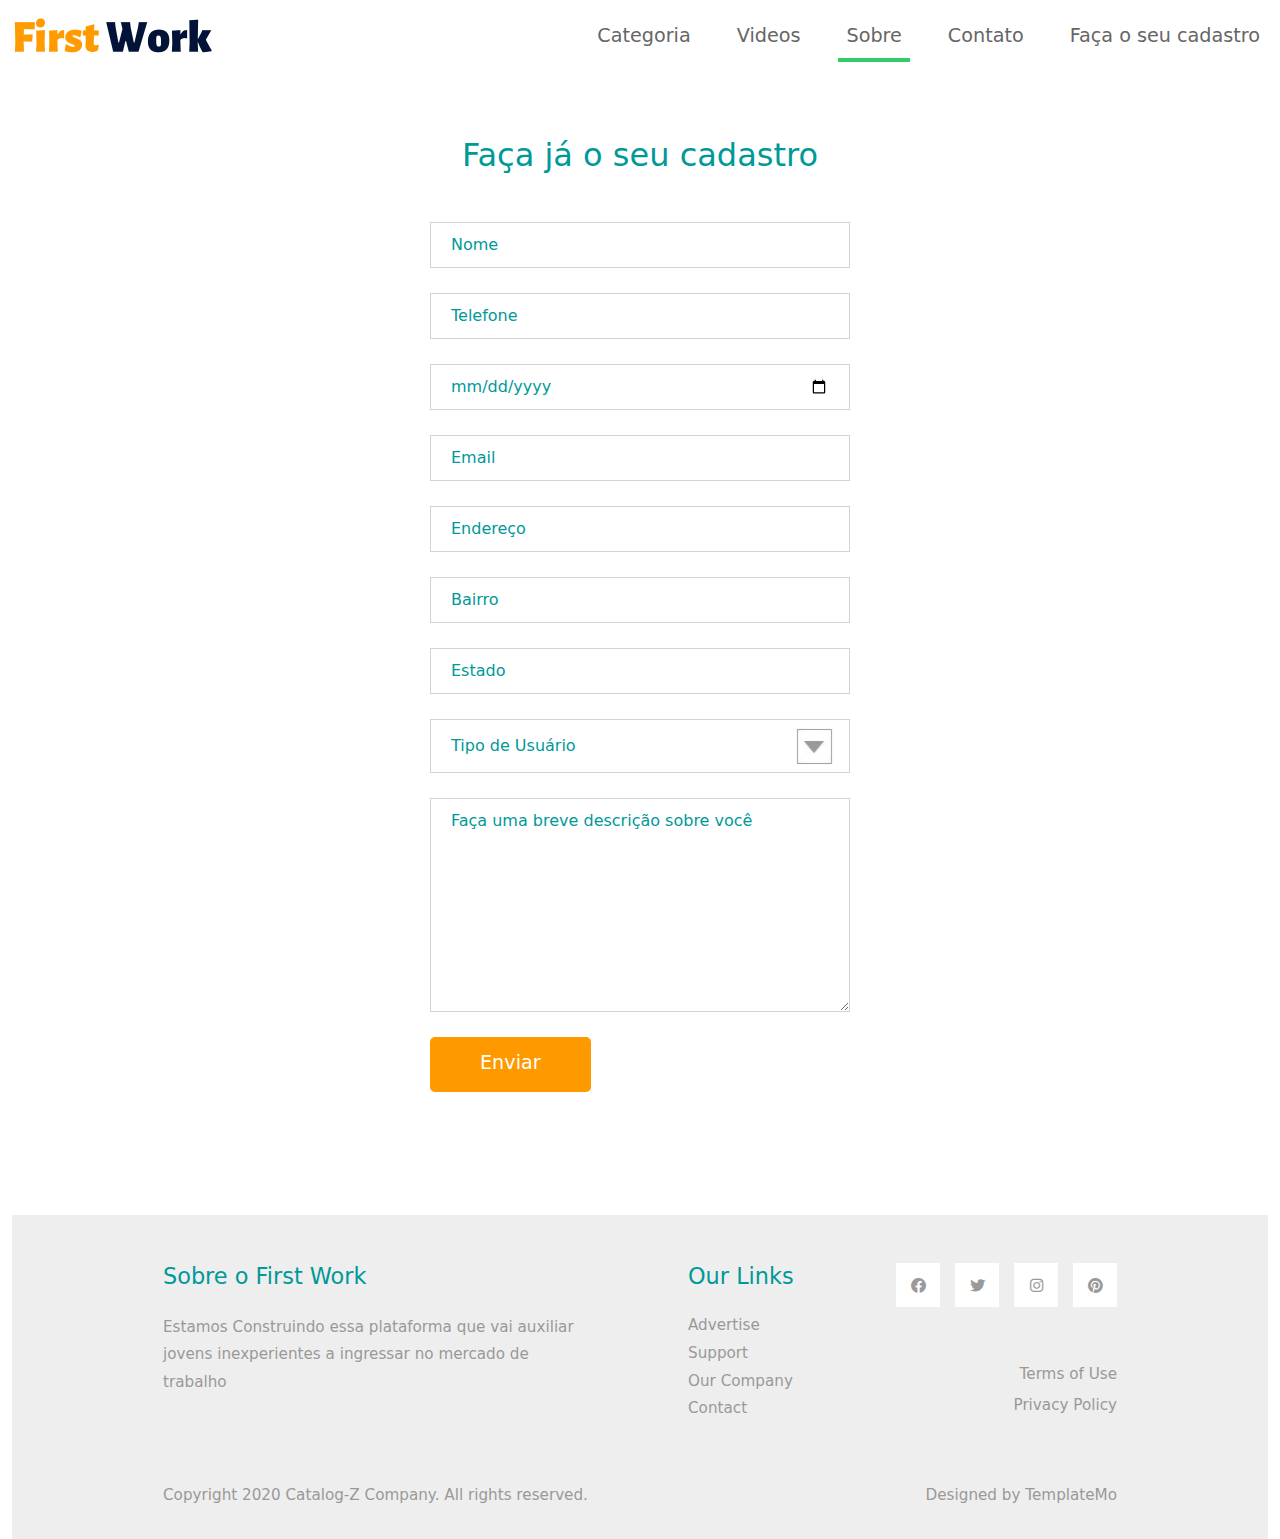
<file: templatemo_556_catalog_z/cadastro.html>
<!DOCTYPE html>
<html lang="en">
<head>
    <meta charset="UTF-8">
    <meta name="viewport" content="width=device-width, initial-scale=1.0">
    <title>First work</title>
    <link rel="stylesheet" href="css/bootstrap.min.css">
    <link rel="stylesheet" href="fontawesome/css/all.min.css">
    <link rel="stylesheet" href="css/templatemo-style.css">
<!--
    
TemplateMo 556 Catalog-Z

https://templatemo.com/tm-556-catalog-z

-->
</head>
<body>
    <!-- Page Loader -->
    <!--<div id="loader-wrapper">
        <div id="loader"></div>

        <div class="loader-section section-left"></div>
        <div class="loader-section section-right"></div>

    </div>-->
    <nav class="navbar navbar-expand-lg">
        <div class="container-fluid">
            <a class="navbar-brand" href="#">
                <img src="./img/logotipo.png" width="200px" alt="">
            </a>
            <button class="navbar-toggler" type="button" data-toggle="collapse" data-target="#navbarSupportedContent" aria-controls="navbarSupportedContent" aria-expanded="false" aria-label="Toggle navigation">
                <i class="fas fa-bars"></i>
            </button>
            <div class="collapse navbar-collapse" id="navbarSupportedContent">
            <ul class="navbar-nav ml-auto mb-2 mb-lg-0">
                <li class="nav-item">
                    <a class="nav-link nav-link-1" href="index.html">Categoria</a>
                </li>
                <li class="nav-item">
                    <a class="nav-link nav-link-2" href="videos.html">Videos</a>
                </li>
                <li class="nav-item">
                    <a class="nav-link nav-link-3 active" aria-current="page" href="about.html">Sobre</a>
                </li>
                <li class="nav-item">
                    <a class="nav-link nav-link-4" href="contact.html">Contato</a>
                </li>
                <li class="nav-item">
                    <a class="nav-link nav-link-4" href="cadastro.html">Faça o seu cadastro</a>
                </li>
            </ul>
            </div>
        </div>
    </nav>

    <div class="container-fluid tm-mt-60">
        <div class="row tm-mb-50">
            <div class="col-lg-22 col-14 mb-5">
                <h2 class="tm-text-primary text-center mb-5">Faça já o seu cadastro</h2>
                <form id="contact-form" action="" method="POST" class="tm-contact-form mx-auto">
                    <div class="form-group">
                        <input type="text" name="name" class="form-control rounded-0" placeholder="Nome" required />
                    </div>
                    <div class="form-group">
                        <input type="text" name="telefone" class="form-control rounded-0" placeholder="Telefone" required />
                    </div>
                    <div class="form-group">
                        <input type="date" name="datanascimento" class="form-control rounded-0" placeholder="Data de Nascimento" required />
                    </div>
                    <div class="form-group">
                        <input type="email" name="email" class="form-control rounded-0" placeholder="Email" required />
                    </div>
                    <div class="form-group">
                        <input type="text" name="endereco" class="form-control rounded-0" placeholder="Endereço" required />
                    </div>
                    <div class="form-group">
                        <input type="text" name="bairro" class="form-control rounded-0" placeholder="Bairro" required />
                    </div>
                    <div class="form-group">
                        <input type="text" name="estado" class="form-control rounded-0" placeholder="Estado" required />
                    </div>
                    <div class="form-group">
                        <select class="form-control" id="contact-select" name="inquiry">
                            <option value="-">Tipo de Usuário</option>
                            <option value="sales">Contratante</option>
                            <option value="creative">Usuário comum</option>
                        </select>
                    </div>
                    <div class="form-group">
                        <textarea rows="8" name="message" class="form-control rounded-0" placeholder="Faça uma breve descrição sobre você" required=></textarea>
                    </div>

                    <div class="form-group tm-text-right">
                        <button type="submit" class="btn btn-primary">Enviar</button>
                    </div>
                </form>                
            </div>
        </div> <!-- container-fluid, tm-container-content -->

    <footer class="tm-bg-gray pt-5 pb-3 tm-text-gray tm-footer">
        <div class="container-fluid tm-container-small">
            <div class="row">
                <div class="col-lg-6 col-md-12 col-12 px-5 mb-5">
                    <h3 class="tm-text-primary mb-4 tm-footer-title">Sobre o First Work</h3>
                    <p>Estamos Construindo essa plataforma que vai auxiliar jovens inexperientes a ingressar no mercado de trabalho</p>
                </div>
                <div class="col-lg-3 col-md-6 col-sm-6 col-12 px-5 mb-5">
                    <h3 class="tm-text-primary mb-4 tm-footer-title">Our Links</h3>
                    <ul class="tm-footer-links pl-0">
                        <li><a href="#">Advertise</a></li>
                        <li><a href="#">Support</a></li>
                        <li><a href="#">Our Company</a></li>
                        <li><a href="#">Contact</a></li>
                    </ul>
                </div>
                <div class="col-lg-3 col-md-6 col-sm-6 col-12 px-5 mb-5">
                    <ul class="tm-social-links d-flex justify-content-end pl-0 mb-5">
                        <li class="mb-2"><a href="https://facebook.com"><i class="fab fa-facebook"></i></a></li>
                        <li class="mb-2"><a href="https://twitter.com"><i class="fab fa-twitter"></i></a></li>
                        <li class="mb-2"><a href="https://instagram.com"><i class="fab fa-instagram"></i></a></li>
                        <li class="mb-2"><a href="https://pinterest.com"><i class="fab fa-pinterest"></i></a></li>
                    </ul>
                    <a href="#" class="tm-text-gray text-right d-block mb-2">Terms of Use</a>
                    <a href="#" class="tm-text-gray text-right d-block">Privacy Policy</a>
                </div>
            </div>
            <div class="row">
                <div class="col-lg-8 col-md-7 col-12 px-5 mb-3">
                    Copyright 2020 Catalog-Z Company. All rights reserved.
                </div>
                <div class="col-lg-4 col-md-5 col-12 px-5 text-right">
                    Designed by <a href="https://templatemo.com" class="tm-text-gray" rel="sponsored" target="_parent">TemplateMo</a>
                </div>
            </div>
        </div>
    </footer>
    
    <script src="js/plugins.js"></script>
    <script>
        $(window).on("load", function() {
            $('body').addClass('loaded');
        });
    </script>
</body>
</html>
</file>
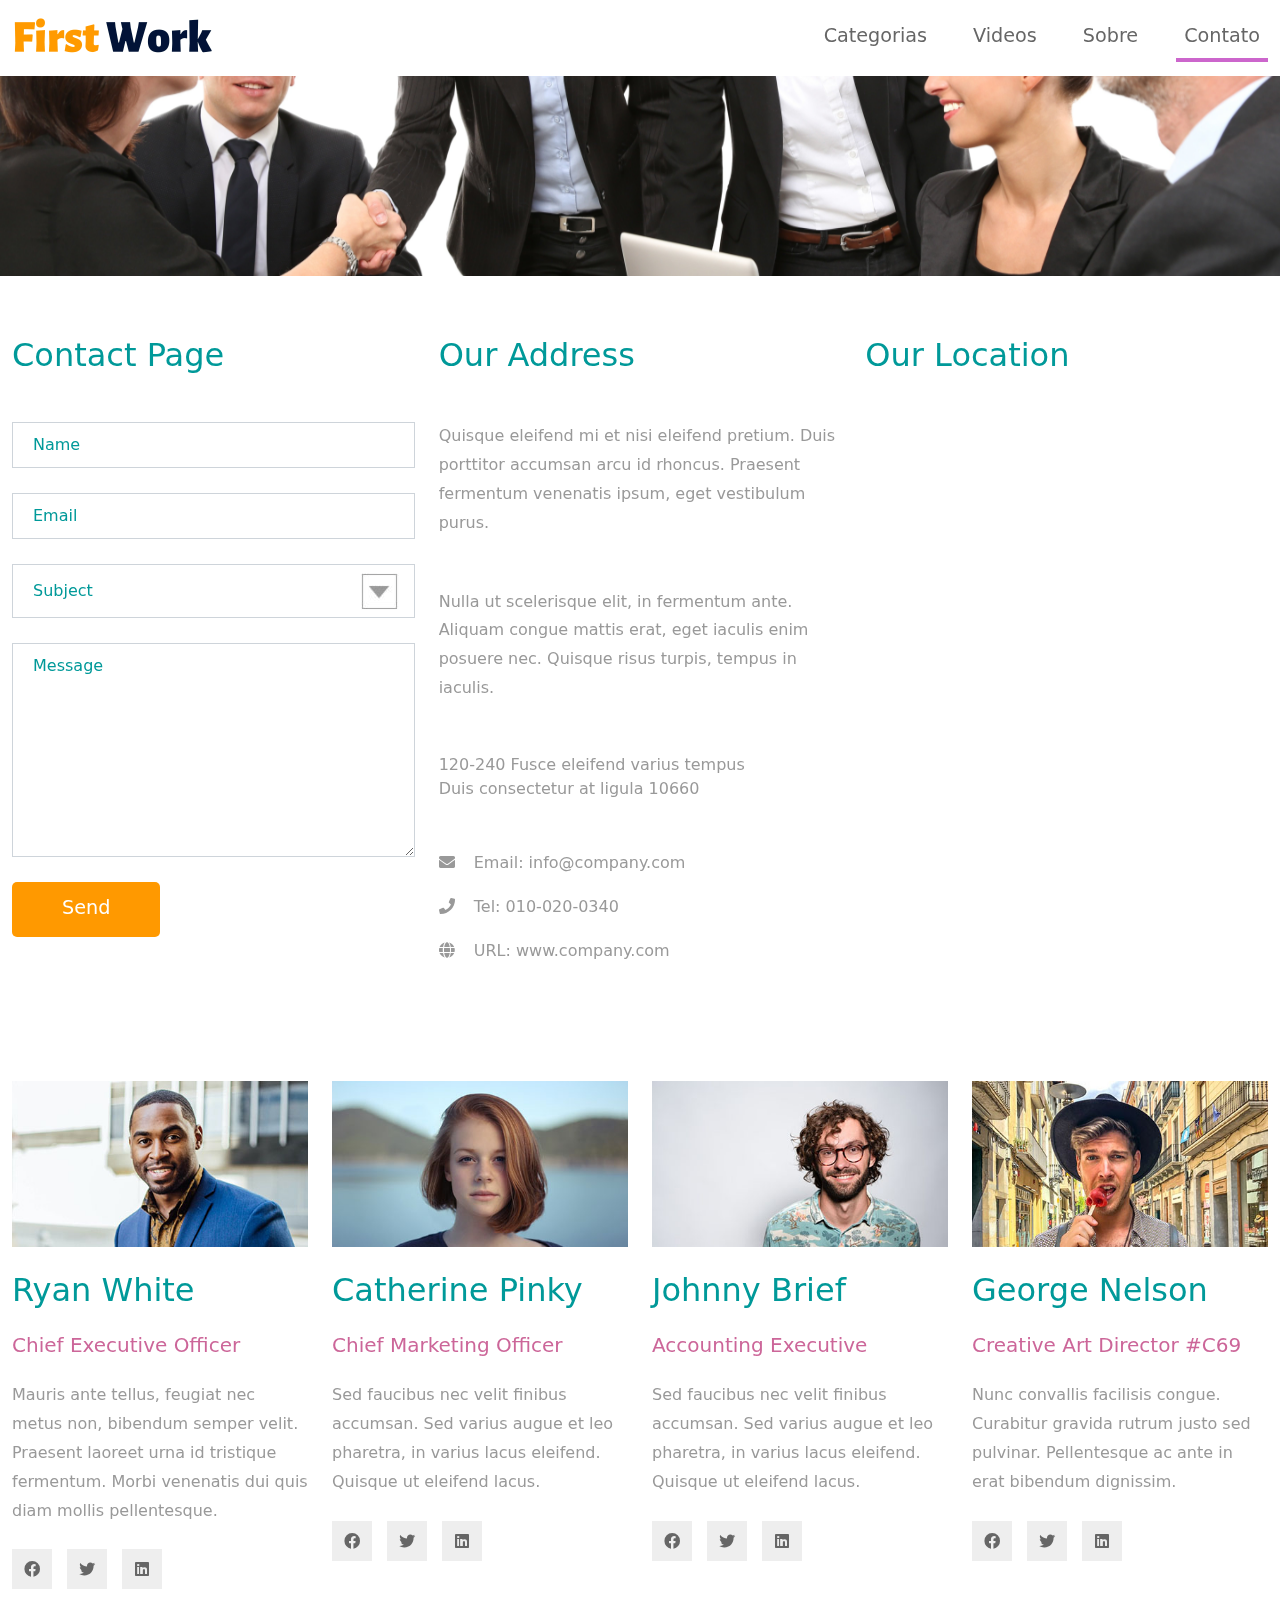
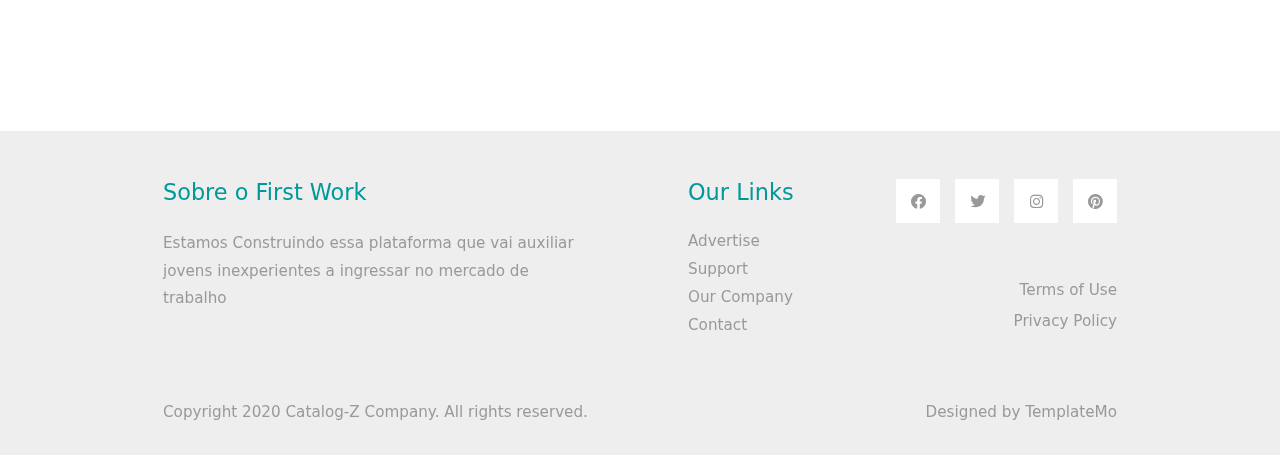
<file: templatemo_556_catalog_z/contact.html>
<!DOCTYPE html>
<html lang="en">
<head>
    <meta charset="UTF-8">
    <meta name="viewport" content="width=device-width, initial-scale=1.0">
    <title>First work</title>
    <link rel="stylesheet" href="css/bootstrap.min.css">
    <link rel="stylesheet" href="fontawesome/css/all.min.css">
    <link rel="stylesheet" href="css/templatemo-style.css">
<!--
    
TemplateMo 556 Catalog-Z

https://templatemo.com/tm-556-catalog-z

-->
</head>
<body>
    <!-- Page Loader -->
    <!--<div id="loader-wrapper">
        <div id="loader"></div>

        <div class="loader-section section-left"></div>
        <div class="loader-section section-right"></div>

    </div>-->
    <nav class="navbar navbar-expand-lg">
        <div class="container-fluid">
            <a class="navbar-brand" href="#">
                <img src="./img/logotipo.png" width="200px" alt="">
            </a>
            <button class="navbar-toggler" type="button" data-toggle="collapse" data-target="#navbarSupportedContent" aria-controls="navbarSupportedContent" aria-expanded="false" aria-label="Toggle navigation">
                <i class="fas fa-bars"></i>
            </button>
            <div class="collapse navbar-collapse" id="navbarSupportedContent">
            <ul class="navbar-nav ml-auto mb-2 mb-lg-0">
                <li class="nav-item">
                    <a class="nav-link nav-link-1" href="index.html">Categorias</a>
                </li>
                <li class="nav-item">
                    <a class="nav-link nav-link-2" href="videos.html">Videos</a>
                </li>
                <li class="nav-item">
                    <a class="nav-link nav-link-3" href="about.html">Sobre</a>
                </li>
                <li class="nav-item">
                    <a class="nav-link nav-link-4 active" aria-current="page" href="contact.html">Contato</a>
                </li>
            </ul>
            </div>
        </div>
    </nav>

    <div class="tm-hero d-flex justify-content-center align-items-center" data-parallax="scroll" data-image-src="img/hero.jpg"></div>

    <div class="container-fluid tm-mt-60">
        <div class="row tm-mb-50">
            <div class="col-lg-4 col-12 mb-5">
                <h2 class="tm-text-primary mb-5">Contact Page</h2>
                <form id="contact-form" action="" method="POST" class="tm-contact-form mx-auto">
                    <div class="form-group">
                        <input type="text" name="name" class="form-control rounded-0" placeholder="Name" required />
                    </div>
                    <div class="form-group">
                        <input type="email" name="email" class="form-control rounded-0" placeholder="Email" required />
                    </div>
                    <div class="form-group">
                        <select class="form-control" id="contact-select" name="inquiry">
                            <option value="-">Subject</option>
                            <option value="sales">Sales &amp; Marketing</option>
                            <option value="creative">Creative Design</option>
                            <option value="uiux">UI / UX</option>
                        </select>
                    </div>
                    <div class="form-group">
                        <textarea rows="8" name="message" class="form-control rounded-0" placeholder="Message" required=></textarea>
                    </div>

                    <div class="form-group tm-text-right">
                        <button type="submit" class="btn btn-primary">Send</button>
                    </div>
                </form>                
            </div>
            <div class="col-lg-4 col-12 mb-5">
                <div class="tm-address-col">
                    <h2 class="tm-text-primary mb-5">Our Address</h2>
                    <p class="tm-mb-50">Quisque eleifend mi et nisi eleifend pretium. Duis porttitor accumsan arcu id rhoncus. Praesent fermentum venenatis ipsum, eget vestibulum purus. </p>
                    <p class="tm-mb-50">Nulla ut scelerisque elit, in fermentum ante. Aliquam congue mattis erat, eget iaculis enim posuere nec. Quisque risus turpis, tempus in iaculis.</p>
                    <address class="tm-text-gray tm-mb-50">
                        120-240 Fusce eleifend varius tempus<br>
                        Duis consectetur at ligula 10660
                    </address>
                    <ul class="tm-contacts">
                        <li>
                            <a href="#" class="tm-text-gray">
                                <i class="fas fa-envelope"></i>
                                Email: info@company.com
                            </a>
                        </li>
                        <li>
                            <a href="#" class="tm-text-gray">
                                <i class="fas fa-phone"></i>
                                Tel: 010-020-0340
                            </a>
                        </li>
                        <li>
                            <a href="#" class="tm-text-gray">
                                <i class="fas fa-globe"></i>
                                URL: www.company.com
                            </a>
                        </li>
                    </ul>
                </div>                
            </div>
            <div class="col-lg-4 col-12">
                <h2 class="tm-text-primary mb-5">Our Location</h2>
                <!-- Map -->
                <div class="mapouter mb-4">
                    <div class="gmap-canvas">
                        <iframe width="100%" height="520" id="gmap-canvas"
                            src="https://maps.google.com/maps?q=Av.+L%C3%BAcio+Costa,+Rio+de+Janeiro+-+RJ,+Brazil&t=&z=13&ie=UTF8&iwloc=&output=embed"
                            frameborder="0" scrolling="no" marginheight="0" marginwidth="0"></iframe>
                    </div>
                </div>               
            </div>
        </div>
        <div class="row tm-mb-74 tm-people-row">
            <div class="col-lg-3 col-md-6 col-sm-6 col-12 mb-5">
                <img src="img/people-1.jpg" alt="Image" class="mb-4 img-fluid">
                <h2 class="tm-text-primary mb-4">Ryan White</h2>
                <h3 class="tm-text-secondary h5 mb-4">Chief Executive Officer</h3>
                <p class="mb-4">
                    Mauris ante tellus, feugiat nec metus non, bibendum semper velit. Praesent laoreet urna id tristique fermentum. Morbi venenatis dui quis diam mollis pellentesque.
                </p>
                <ul class="tm-social pl-0 mb-0">
                    <li><a href="https://facebook.com"><i class="fab fa-facebook"></i></a></li>
                    <li><a href="https://twitter.com"><i class="fab fa-twitter"></i></a></li>
                    <li><a href="https://linkedin.com"><i class="fab fa-linkedin"></i></a></li>
                </ul>
            </div>
            <div class="col-lg-3 col-md-6 col-sm-6 col-12 mb-5">
                <img src="img/people-2.jpg" alt="Image" class="mb-4 img-fluid">
                <h2 class="tm-text-primary mb-4">Catherine Pinky</h2>
                <h3 class="tm-text-secondary h5 mb-4">Chief Marketing Officer</h3>
                <p class="mb-4">
                    Sed faucibus nec velit finibus accumsan. Sed varius augue et leo pharetra, in varius lacus eleifend. Quisque ut eleifend lacus.
                </p>
                <ul class="tm-social pl-0 mb-0">
                    <li><a href="https://facebook.com"><i class="fab fa-facebook"></i></a></li>
                    <li><a href="https://twitter.com"><i class="fab fa-twitter"></i></a></li>
                    <li><a href="https://linkedin.com"><i class="fab fa-linkedin"></i></a></li>
                </ul>
            </div>
            <div class="col-lg-3 col-md-6 col-sm-6 col-12 mb-5">
                <img src="img/people-3.jpg" alt="Image" class="mb-4 img-fluid">
                <h2 class="tm-text-primary mb-4">Johnny Brief</h2>
                <h3 class="tm-text-secondary h5 mb-4">Accounting Executive</h3>
                <p class="mb-4">
                    Sed faucibus nec velit finibus accumsan. Sed varius augue et leo pharetra, in varius lacus eleifend. Quisque ut eleifend lacus.
                </p>
                <ul class="tm-social pl-0 mb-0">
                    <li><a href="https://facebook.com"><i class="fab fa-facebook"></i></a></li>
                    <li><a href="https://twitter.com"><i class="fab fa-twitter"></i></a></li>
                    <li><a href="https://linkedin.com"><i class="fab fa-linkedin"></i></a></li>
                </ul>
            </div>
            <div class="col-lg-3 col-md-6 col-sm-6 col-12 mb-5">
                <img src="img/people-4.jpg" alt="Image" class="mb-4 img-fluid">
                <h2 class="tm-text-primary mb-4">George Nelson</h2>
                <h3 class="tm-text-secondary h5 mb-4">Creative Art Director #C69</h3>
                <p class="mb-4">
                    Nunc convallis facilisis congue. Curabitur gravida rutrum justo sed pulvinar. Pellentesque ac ante in erat bibendum dignissim.
                </p>
                <ul class="tm-social pl-0 mb-0">
                    <li><a href="https://facebook.com"><i class="fab fa-facebook"></i></a></li>
                    <li><a href="https://twitter.com"><i class="fab fa-twitter"></i></a></li>
                    <li><a href="https://linkedin.com"><i class="fab fa-linkedin"></i></a></li>
                </ul>
            </div>
        </div>
    </div> <!-- container-fluid, tm-container-content -->

    <footer class="tm-bg-gray pt-5 pb-3 tm-text-gray tm-footer">
        <div class="container-fluid tm-container-small">
            <div class="row">
                <div class="col-lg-6 col-md-12 col-12 px-5 mb-5">
                    <h3 class="tm-text-primary mb-4 tm-footer-title">Sobre o First Work</h3>
                    <p>Estamos Construindo essa plataforma que vai auxiliar jovens inexperientes a ingressar no mercado de trabalho</p>
                </div>
                <div class="col-lg-3 col-md-6 col-sm-6 col-12 px-5 mb-5">
                    <h3 class="tm-text-primary mb-4 tm-footer-title">Our Links</h3>
                    <ul class="tm-footer-links pl-0">
                        <li><a href="#">Advertise</a></li>
                        <li><a href="#">Support</a></li>
                        <li><a href="#">Our Company</a></li>
                        <li><a href="#">Contact</a></li>
                    </ul>
                </div>
                <div class="col-lg-3 col-md-6 col-sm-6 col-12 px-5 mb-5">
                    <ul class="tm-social-links d-flex justify-content-end pl-0 mb-5">
                        <li class="mb-2"><a href="https://facebook.com"><i class="fab fa-facebook"></i></a></li>
                        <li class="mb-2"><a href="https://twitter.com"><i class="fab fa-twitter"></i></a></li>
                        <li class="mb-2"><a href="https://instagram.com"><i class="fab fa-instagram"></i></a></li>
                        <li class="mb-2"><a href="https://pinterest.com"><i class="fab fa-pinterest"></i></a></li>
                    </ul>
                    <a href="#" class="tm-text-gray text-right d-block mb-2">Terms of Use</a>
                    <a href="#" class="tm-text-gray text-right d-block">Privacy Policy</a>
                </div>
            </div>
            <div class="row">
                <div class="col-lg-8 col-md-7 col-12 px-5 mb-3">
                    Copyright 2020 Catalog-Z Company. All rights reserved.
                </div>
                <div class="col-lg-4 col-md-5 col-12 px-5 text-right">
                    Designed by <a href="https://templatemo.com" class="tm-text-gray" rel="sponsored" target="_parent">TemplateMo</a>
                </div>
            </div>
        </div>
    </footer>
    
    <script src="js/plugins.js"></script>
    <script>
        $(window).on("load", function() {
            $('body').addClass('loaded');
        });
    </script>
</body>
</html>
</file>
<file: templatemo_556_catalog_z/css/templatemo-style.css>
/*
    
TemplateMo 556 Catalog-Z

https://templatemo.com/tm-556-catalog-z

*/

#loader-wrapper {
    position: fixed;
    top: 0;
    left: 0;
    width: 100%;
    height: 100%;
    z-index: 1001;
}
#loader {
    display: block;
    position: relative;
    left: 50%;
    top: 50%;
    width: 150px;
    height: 150px;
    margin: -75px 0 0 -75px;
    border-radius: 50%;
    border: 3px solid transparent;
    border-top-color: #3498db;

    -webkit-animation: spin 2s linear infinite; /* Chrome, Opera 15+, Safari 5+ */
    animation: spin 2s linear infinite; /* Chrome, Firefox 16+, IE 10+, Opera */

    z-index: 1002;
}

    #loader:before {
        content: "";
        position: absolute;
        top: 5px;
        left: 5px;
        right: 5px;
        bottom: 5px;
        border-radius: 50%;
        border: 3px solid transparent;
        border-top-color: #e74c3c;

        -webkit-animation: spin 3s linear infinite; /* Chrome, Opera 15+, Safari 5+ */
        animation: spin 3s linear infinite; /* Chrome, Firefox 16+, IE 10+, Opera */
    }

    #loader:after {
        content: "";
        position: absolute;
        top: 15px;
        left: 15px;
        right: 15px;
        bottom: 15px;
        border-radius: 50%;
        border: 3px solid transparent;
        border-top-color: #f9c922;

        -webkit-animation: spin 1.5s linear infinite; /* Chrome, Opera 15+, Safari 5+ */
          animation: spin 1.5s linear infinite; /* Chrome, Firefox 16+, IE 10+, Opera */
    }

    @-webkit-keyframes spin {
        0%   { 
            -webkit-transform: rotate(0deg);  /* Chrome, Opera 15+, Safari 3.1+ */
            -ms-transform: rotate(0deg);  /* IE 9 */
            transform: rotate(0deg);  /* Firefox 16+, IE 10+, Opera */
        }
        100% {
            -webkit-transform: rotate(360deg);  /* Chrome, Opera 15+, Safari 3.1+ */
            -ms-transform: rotate(360deg);  /* IE 9 */
            transform: rotate(360deg);  /* Firefox 16+, IE 10+, Opera */
        }
    }
    @keyframes spin {
        0%   { 
            -webkit-transform: rotate(0deg);  /* Chrome, Opera 15+, Safari 3.1+ */
            -ms-transform: rotate(0deg);  /* IE 9 */
            transform: rotate(0deg);  /* Firefox 16+, IE 10+, Opera */
        }
        100% {
            -webkit-transform: rotate(360deg);  /* Chrome, Opera 15+, Safari 3.1+ */
            -ms-transform: rotate(360deg);  /* IE 9 */
            transform: rotate(360deg);  /* Firefox 16+, IE 10+, Opera */
        }
    }

    #loader-wrapper .loader-section {
        position: fixed;
        top: 0;
        width: 51%;
        height: 100%;
        background: #222222;
        z-index: 1001;
        -webkit-transform: translateX(0);  /* Chrome, Opera 15+, Safari 3.1+ */
        -ms-transform: translateX(0);  /* IE 9 */
        transform: translateX(0);  /* Firefox 16+, IE 10+, Opera */
    }

    #loader-wrapper .loader-section.section-left {
        left: 0;
    }

    #loader-wrapper .loader-section.section-right {
        right: 0;
    }

    /* Loaded */
    .loaded #loader-wrapper .loader-section.section-left {
        -webkit-transform: translateX(-100%);  /* Chrome, Opera 15+, Safari 3.1+ */
            -ms-transform: translateX(-100%);  /* IE 9 */
                transform: translateX(-100%);  /* Firefox 16+, IE 10+, Opera */

        -webkit-transition: all 0.7s 0.3s cubic-bezier(0.645, 0.045, 0.355, 1.000);  
                transition: all 0.7s 0.3s cubic-bezier(0.645, 0.045, 0.355, 1.000);
    }

    .loaded #loader-wrapper .loader-section.section-right {
        -webkit-transform: translateX(100%);  /* Chrome, Opera 15+, Safari 3.1+ */
            -ms-transform: translateX(100%);  /* IE 9 */
                transform: translateX(100%);  /* Firefox 16+, IE 10+, Opera */

-webkit-transition: all 0.7s 0.3s cubic-bezier(0.645, 0.045, 0.355, 1.000);  
        transition: all 0.7s 0.3s cubic-bezier(0.645, 0.045, 0.355, 1.000);
    }
    
    .loaded #loader {
        opacity: 0;
        -webkit-transition: all 0.3s ease-out;  
                transition: all 0.3s ease-out;
    }
    .loaded #loader-wrapper {
        visibility: hidden;

        -webkit-transform: translateY(-100%);  /* Chrome, Opera 15+, Safari 3.1+ */
            -ms-transform: translateY(-100%);  /* IE 9 */
                transform: translateY(-100%);  /* Firefox 16+, IE 10+, Opera */

        -webkit-transition: all 0.3s 1s ease-out;  
                transition: all 0.3s 1s ease-out;
    }

p { line-height: 1.8; }

a { 
    text-decoration: none;
    transition: all 0.3s ease; 
}
a:hover { color:#FF9900; }
.container-fluid { max-width: 1770px; }
.tm-container-small { max-width: 1050px; }
.btn { border-radius: 0; }
.btn-primary {
    background-color: #FF9900;
    border: 0;
    border-radius: 5px;
    padding: 12px 50px 14px;
    font-size: 1.2rem;
}

.btn-primary:hover,
.btn-primary:focus {
    background-color:#FF9900;
}

.btn-primary.disabled, 
.btn-primary:disabled {
    background-color: #FF9900;
    pointer-events: all;
    cursor: not-allowed;
}

.form-control {
	padding: 10px 20px;
	width: 100%;
	height: auto;
}

.form-group { margin-bottom: 25px; }
.tm-btn-big { padding: 12px 90px 14px; }

.navbar-toggler:focus { box-shadow: none; }
.navbar-brand {
    color: #3399CC;
    font-size: 1.6rem;
}

.navbar-brand i { font-size: 2rem; }

.tm-hero {
    min-height: 200px;
    background: transparent;
}

.tm-mt-60 { margin-top: 60px; }
.tm-mb-50 { margin-bottom: 50px; }
.tm-mb-74 { margin-bottom: 74px; }
.tm-mb-90 { margin-bottom: 90px; }
.tm-text-primary { color: #009999; }
.tm-text-secondary { color: #CC6699; }
a.tm-text-primary:hover { color:#666666; }
.tm-bg-gray { background-color: #EEEEEE; }
.tm-input-paging {
    width: 40px;
    border-radius: 0;
    border: 1px solid #CCCCCC;
    background: #f4f4f4;
    text-align: center;
}

.nav-item { margin-right: 30px; }
.nav-item:last-child { margin-right: 0; }

.nav-link {
    color: #666666;
    border-bottom: 4px solid transparent;
    font-size: 1.2rem;
}

.nav-link-1.active,
.nav-link-1:hover {
    border-color: #33CCFF;
}

.nav-link-2.active,
.nav-link-2:hover {
    border-color: #FF6666;
}

.nav-link-3.active,
.nav-link-3:hover {
    border-color: #33CC66;
}

.nav-link-4.active,
.nav-link-4:hover {
    border-color: #CC66CC;
}

.tm-search-input {
    width: 360px;
    border-radius: 0;
    padding: 12px 15px;
    color: #009999;
    border: none;
}

.tm-search-input:focus {
    border-color: #009999;
    box-shadow: 0 0 0 0.25rem rgb(0 153 153 / 0.25);
}

.tm-search-input::placeholder { /* Chrome, Firefox, Opera, Safari 10.1+ */
    color: #009999;
    opacity: 1; /* Firefox */
}
  
.tm-search-input::-ms-input-placeholder { /* Microsoft Edge */
    color: #009999;
}

.tm-search-btn {
    color: white;
    background-color: #009999;
    border: none;
    width: 100px;
    height: 50px;
    margin-left: -1px;
}

p, .tm-text-gray { color: #999; }
.tm-text-gray-light { color: #CCC; }
.tm-text-gray-dark { color: #666; }

.tm-video-item {
    position: relative;
    overflow: hidden;
    text-align: center;
    cursor: pointer;
}

.tm-video-item img {
    position: relative;
    display: block;
    min-height: 100%;
    max-width: 100%;
    opacity: 0.8;
}

.tm-video-item figcaption {
    padding: 2em;
    color: #fff;
    text-transform: uppercase;
    font-size: 1.25em;
    -webkit-backface-visibility: hidden;
	backface-visibility: hidden;
}

.tm-video-item figcaption::before,
.tm-video-item figcaption::after {
    pointer-events: none;
}

.tm-video-item figcaption,
.tm-video-item figcaption > a {
    position: absolute;
    top: 0;
    left: 0;
    width: 100%;
    height: 100%;
}

.tm-video-item figcaption > a {
	z-index: 1000;
	text-indent: 200%;
	white-space: nowrap;
	font-size: 0;
	opacity: 0;
}

.tm-video-item h2 {
    word-spacing: -0.15em;
    font-weight: 300;
}

.tm-video-item h2,
.tm-video-item p {
    margin: 0;
}

.tm-video-item p {
    letter-spacing: 1px;
    font-size: 68.5%;
}

.tm-gallery div.d-block { animation: show .5s ease; }

@keyframes show {
    0% {
    	opacity: 0;
    	transform: scale(0.9);
    }
    100% {
    	opacity: 1;
    	transform: scale(1);
    }
}

.tm-paging-link {
    display: flex;
    justify-content: center;
    align-items: center;
    width: 60px;
    height: 60px;
    font-size: 1.1rem;
    color: #999;
    background-color: #EEEEEE;
    margin: 10px;
    border-radius: 5px;
    text-decoration: none;
    transition: all 0.3s ease;
}

.tm-paging-link:hover,
.tm-paging-link.active {
    background-color: #009999;
    color: #fff; 
}

/*---------------*/
/***** Ming *****/
/*---------------*/

figure.effect-ming {
	background: #030c17;
}

figure.effect-ming img {
	opacity: 0.9;
	-webkit-transition: opacity 0.35s;
	transition: opacity 0.35s;
}

figure.effect-ming figcaption::before {
	position: absolute;
	top: 30px;
	right: 30px;
	bottom: 30px;
	left: 30px;
	border: 2px solid #fff;
	box-shadow: 0 0 0 30px rgba(255,255,255,0.2);
	content: '';
	opacity: 0;
	-webkit-transition: opacity 0.35s, -webkit-transform 0.35s;
	transition: opacity 0.35s, transform 0.35s;
	-webkit-transform: scale3d(1.4,1.4,1);
	transform: scale3d(1.4,1.4,1);
}

figure.effect-ming h2 {
    font-size: 1.3em;
	opacity: 0;
	-webkit-transition: opacity 0.35s, -webkit-transform 0.35s;
	transition: opacity 0.35s, transform 0.35s;
	-webkit-transform: scale(1.5);
	transform: scale(1.5);
}

figure.effect-ming:hover figcaption::before,
figure.effect-ming:hover h2 {
	opacity: 1;
	-webkit-transform: scale3d(1,1,1);
	transform: scale3d(1,1,1);
}

figure.effect-ming:hover figcaption { background-color: rgba(58,52,42,0); }
figure.effect-ming:hover img { opacity: 0.4; }

.tm-footer-links li {
    list-style: none;
    margin-bottom: 5px;    
}

.tm-footer-links li a { color: #999999; }
.tm-footer-links li a:hover { color: #009999; }

.tm-social-links li {
    list-style: none;
    margin-right: 15px;
}

.tm-social-links li:last-child { margin-right: 0; }

.tm-social-links li a  {
    color: #999999;
    width: 44px;
    height: 44px;
    display: flex;
    background-color: #fff;
    align-items: center;
    justify-content: center;
}

.tm-social-links li a:hover {
    color: #fff;
    background-color: #009999;
}

.tm-footer { font-size: 0.95rem; }
.tm-footer-title { font-size: 1.4rem; }

/* Videos */
#tm-video-container {
    max-height: 400px;
    overflow: hidden;
    background-color: #333;
    margin-bottom: 90px;
    position: relative;
}

#tm-video {
    display: block;
    width: 100%;
    height: auto;
}

#tm-video-control-button {
    position: absolute;
    bottom: 20px;
    right: 20px;
    z-index: 1000;
    color: #e1e1e1;
}

.tm-video-details {
    height: 100%;
    padding: 40px;
}

/* About */
.tm-row-1640 { max-width: 1640px; }
.tm-about-2-col { max-width: 716px; }
.tm-about-3-col { max-width: 540px; }

.tm-about-2-col,
.tm-about-3-col {
    margin-bottom: 50px;
}

.tm-about-icon-container {
    width: 150px;
    height: 150px;
    border: 1px solid #009999;
    display: flex;
    align-items: center;
    justify-content: center;
}

.tm-about-img-text { max-width: 940px; }

/* Contact */
select.form-control { border-radius: 0; }
select.form-control option { height: 30px; }

select:not([multiple]) {
    -webkit-appearance: none;
    -moz-appearance: none;
    background-position: right 15px center;
    background-repeat: no-repeat;
    background-image: url(../img/select-arrow.png);
    padding: 14px 20px;
    padding-right: 20px;
    color: #666;
}

.mapouter{
    position:relative;
    height:480px;
    width:100%;
    max-width: 480px;
}

.gmap-canvas {
    overflow:hidden;
    background:none!important;
    height:480px;
    width:100%;
}

.tm-contact-form { max-width: 420px; }
.tm-address-col { max-width: 520px; }
.tm-contacts { padding-left: 0; }

.tm-contacts li {
    list-style: none;
    margin-bottom: 20px;
}

.tm-contacts li a i { width: 30px; }
.tm-social { display: flex; }

.tm-social li {
    list-style: none;
    margin-bottom: 20px;
    margin-right: 15px;
}

.tm-social li a i {
    width: 40px;
    height: 40px;
    color: #666666;
    background-color: #EEEEEE;
    display: flex;
    align-items: center;
    justify-content: center;
    transition: all 0.3s ease;
}

.tm-social li a:hover i {
    color: #fff;
    background-color: #009999;
}

.form-control,
input:-internal-autofill-selected,
select:not([multiple]) {
    color: #009999 !important;
}

.form-control::placeholder { /* Chrome, Firefox, Opera, Safari 10.1+ */
    color:  #009999;
    opacity: 1; /* Firefox */
}

@media (max-width: 991px) {
    .navbar-collapse {
        position: fixed;
        top: 50px;
        right: 0px;
        background: white;
        width: 150px;
        padding: 15px;
    }

    .tm-container-content { max-width: 870px; }
    .tm-contact-form, .tm-address-col, .mapouter { max-width: 100%; }
    .tm-people-row { max-width: 900px; }
}

@media (max-width: 767px) {
    .tm-paging-col { flex-direction: column; }
    .tm-paging { flex-wrap: wrap; }
    .tm-about-img-text { max-width: 640px; }
    .tm-about-2-col, .tm-about-3-col { margin-bottom: 50px; }
}

@media (max-width: 575px) {
    .tm-container-content { max-width: 420px; }

    .tm-search-form {
        padding-left: 15px;
        padding-right: 15px;
        width: 100%;
        justify-content: center;
    }

    .tm-search-input {
        width: 100%;
        max-width: 360px;
    }

    .tm-people-row { max-width: 420px; }
}

@media (max-width: 400px) {
    .tm-btn-big { padding: 12px 50px 14px; }
}

@media (max-width: 334px) {
    .tm-social-links {
        flex-wrap: wrap;
        justify-content: start !important;
    }

    .tm-social-links li { margin-right: 3px; }
}
</file>
<file: Template/templatemo_556_catalog_z/css/templatemo-style.css>
/*
    
TemplateMo 556 Catalog-Z

https://templatemo.com/tm-556-catalog-z

*/

#loader-wrapper {
    position: fixed;
    top: 0;
    left: 0;
    width: 100%;
    height: 100%;
    z-index: 1001;
}
#loader {
    display: block;
    position: relative;
    left: 50%;
    top: 50%;
    width: 150px;
    height: 150px;
    margin: -75px 0 0 -75px;
    border-radius: 50%;
    border: 3px solid transparent;
    border-top-color: #3498db;

    -webkit-animation: spin 2s linear infinite; /* Chrome, Opera 15+, Safari 5+ */
    animation: spin 2s linear infinite; /* Chrome, Firefox 16+, IE 10+, Opera */

    z-index: 1002;
}

    #loader:before {
        content: "";
        position: absolute;
        top: 5px;
        left: 5px;
        right: 5px;
        bottom: 5px;
        border-radius: 50%;
        border: 3px solid transparent;
        border-top-color: #e74c3c;

        -webkit-animation: spin 3s linear infinite; /* Chrome, Opera 15+, Safari 5+ */
        animation: spin 3s linear infinite; /* Chrome, Firefox 16+, IE 10+, Opera */
    }

    #loader:after {
        content: "";
        position: absolute;
        top: 15px;
        left: 15px;
        right: 15px;
        bottom: 15px;
        border-radius: 50%;
        border: 3px solid transparent;
        border-top-color: #f9c922;

        -webkit-animation: spin 1.5s linear infinite; /* Chrome, Opera 15+, Safari 5+ */
          animation: spin 1.5s linear infinite; /* Chrome, Firefox 16+, IE 10+, Opera */
    }

    @-webkit-keyframes spin {
        0%   { 
            -webkit-transform: rotate(0deg);  /* Chrome, Opera 15+, Safari 3.1+ */
            -ms-transform: rotate(0deg);  /* IE 9 */
            transform: rotate(0deg);  /* Firefox 16+, IE 10+, Opera */
        }
        100% {
            -webkit-transform: rotate(360deg);  /* Chrome, Opera 15+, Safari 3.1+ */
            -ms-transform: rotate(360deg);  /* IE 9 */
            transform: rotate(360deg);  /* Firefox 16+, IE 10+, Opera */
        }
    }
    @keyframes spin {
        0%   { 
            -webkit-transform: rotate(0deg);  /* Chrome, Opera 15+, Safari 3.1+ */
            -ms-transform: rotate(0deg);  /* IE 9 */
            transform: rotate(0deg);  /* Firefox 16+, IE 10+, Opera */
        }
        100% {
            -webkit-transform: rotate(360deg);  /* Chrome, Opera 15+, Safari 3.1+ */
            -ms-transform: rotate(360deg);  /* IE 9 */
            transform: rotate(360deg);  /* Firefox 16+, IE 10+, Opera */
        }
    }

    #loader-wrapper .loader-section {
        position: fixed;
        top: 0;
        width: 51%;
        height: 100%;
        background: #222222;
        z-index: 1001;
        -webkit-transform: translateX(0);  /* Chrome, Opera 15+, Safari 3.1+ */
        -ms-transform: translateX(0);  /* IE 9 */
        transform: translateX(0);  /* Firefox 16+, IE 10+, Opera */
    }

    #loader-wrapper .loader-section.section-left {
        left: 0;
    }

    #loader-wrapper .loader-section.section-right {
        right: 0;
    }

    /* Loaded */
    .loaded #loader-wrapper .loader-section.section-left {
        -webkit-transform: translateX(-100%);  /* Chrome, Opera 15+, Safari 3.1+ */
            -ms-transform: translateX(-100%);  /* IE 9 */
                transform: translateX(-100%);  /* Firefox 16+, IE 10+, Opera */

        -webkit-transition: all 0.7s 0.3s cubic-bezier(0.645, 0.045, 0.355, 1.000);  
                transition: all 0.7s 0.3s cubic-bezier(0.645, 0.045, 0.355, 1.000);
    }

    .loaded #loader-wrapper .loader-section.section-right {
        -webkit-transform: translateX(100%);  /* Chrome, Opera 15+, Safari 3.1+ */
            -ms-transform: translateX(100%);  /* IE 9 */
                transform: translateX(100%);  /* Firefox 16+, IE 10+, Opera */

-webkit-transition: all 0.7s 0.3s cubic-bezier(0.645, 0.045, 0.355, 1.000);  
        transition: all 0.7s 0.3s cubic-bezier(0.645, 0.045, 0.355, 1.000);
    }
    
    .loaded #loader {
        opacity: 0;
        -webkit-transition: all 0.3s ease-out;  
                transition: all 0.3s ease-out;
    }
    .loaded #loader-wrapper {
        visibility: hidden;

        -webkit-transform: translateY(-100%);  /* Chrome, Opera 15+, Safari 3.1+ */
            -ms-transform: translateY(-100%);  /* IE 9 */
                transform: translateY(-100%);  /* Firefox 16+, IE 10+, Opera */

        -webkit-transition: all 0.3s 1s ease-out;  
                transition: all 0.3s 1s ease-out;
    }

p { line-height: 1.8; }

a { 
    text-decoration: none;
    transition: all 0.3s ease; 
}
a:hover { color:#009999; }
.container-fluid { max-width: 1770px; }
.tm-container-small { max-width: 1050px; }
.btn { border-radius: 0; }
.btn-primary {
    background-color: #009999;
    border: 0;
    border-radius: 5px;
    padding: 12px 50px 14px;
    font-size: 1.2rem;
}

.btn-primary:hover,
.btn-primary:focus {
    background-color:#086969;
}

.btn-primary.disabled, 
.btn-primary:disabled {
    background-color: #009999;
    pointer-events: all;
    cursor: not-allowed;
}

.form-control {
	padding: 10px 20px;
	width: 100%;
	height: auto;
}

.form-group { margin-bottom: 25px; }
.tm-btn-big { padding: 12px 90px 14px; }

.navbar-toggler:focus { box-shadow: none; }
.navbar-brand {
    color: #3399CC;
    font-size: 1.6rem;
}

.navbar-brand i { font-size: 2rem; }

.tm-hero {
    min-height: 200px;
    background: transparent;
}

.tm-mt-60 { margin-top: 60px; }
.tm-mb-50 { margin-bottom: 50px; }
.tm-mb-74 { margin-bottom: 74px; }
.tm-mb-90 { margin-bottom: 90px; }
.tm-text-primary { color: #009999; }
.tm-text-secondary { color: #CC6699; }
a.tm-text-primary:hover { color:#666666; }
.tm-bg-gray { background-color: #EEEEEE; }
.tm-input-paging {
    width: 40px;
    border-radius: 0;
    border: 1px solid #CCCCCC;
    background: #f4f4f4;
    text-align: center;
}

.nav-item { margin-right: 30px; }
.nav-item:last-child { margin-right: 0; }

.nav-link {
    color: #666666;
    border-bottom: 4px solid transparent;
    font-size: 1.2rem;
}

.nav-link-1.active,
.nav-link-1:hover {
    border-color: #33CCFF;
}

.nav-link-2.active,
.nav-link-2:hover {
    border-color: #FF6666;
}

.nav-link-3.active,
.nav-link-3:hover {
    border-color: #33CC66;
}

.nav-link-4.active,
.nav-link-4:hover {
    border-color: #CC66CC;
}

.tm-search-input {
    width: 360px;
    border-radius: 0;
    padding: 12px 15px;
    color: #009999;
    border: none;
}

.tm-search-input:focus {
    border-color: #009999;
    box-shadow: 0 0 0 0.25rem rgb(0 153 153 / 0.25);
}

.tm-search-input::placeholder { /* Chrome, Firefox, Opera, Safari 10.1+ */
    color: #009999;
    opacity: 1; /* Firefox */
}
  
.tm-search-input::-ms-input-placeholder { /* Microsoft Edge */
    color: #009999;
}

.tm-search-btn {
    color: white;
    background-color: #009999;
    border: none;
    width: 100px;
    height: 50px;
    margin-left: -1px;
}

p, .tm-text-gray { color: #999; }
.tm-text-gray-light { color: #CCC; }
.tm-text-gray-dark { color: #666; }

.tm-video-item {
    position: relative;
    overflow: hidden;
    text-align: center;
    cursor: pointer;
}

.tm-video-item img {
    position: relative;
    display: block;
    min-height: 100%;
    max-width: 100%;
    opacity: 0.8;
}

.tm-video-item figcaption {
    padding: 2em;
    color: #fff;
    text-transform: uppercase;
    font-size: 1.25em;
    -webkit-backface-visibility: hidden;
	backface-visibility: hidden;
}

.tm-video-item figcaption::before,
.tm-video-item figcaption::after {
    pointer-events: none;
}

.tm-video-item figcaption,
.tm-video-item figcaption > a {
    position: absolute;
    top: 0;
    left: 0;
    width: 100%;
    height: 100%;
}

.tm-video-item figcaption > a {
	z-index: 1000;
	text-indent: 200%;
	white-space: nowrap;
	font-size: 0;
	opacity: 0;
}

.tm-video-item h2 {
    word-spacing: -0.15em;
    font-weight: 300;
}

.tm-video-item h2,
.tm-video-item p {
    margin: 0;
}

.tm-video-item p {
    letter-spacing: 1px;
    font-size: 68.5%;
}

.tm-gallery div.d-block { animation: show .5s ease; }

@keyframes show {
    0% {
    	opacity: 0;
    	transform: scale(0.9);
    }
    100% {
    	opacity: 1;
    	transform: scale(1);
    }
}

.tm-paging-link {
    display: flex;
    justify-content: center;
    align-items: center;
    width: 60px;
    height: 60px;
    font-size: 1.1rem;
    color: #999;
    background-color: #EEEEEE;
    margin: 10px;
    border-radius: 5px;
    text-decoration: none;
    transition: all 0.3s ease;
}

.tm-paging-link:hover,
.tm-paging-link.active {
    background-color: #009999;
    color: #fff; 
}

/*---------------*/
/***** Ming *****/
/*---------------*/

figure.effect-ming {
	background: #030c17;
}

figure.effect-ming img {
	opacity: 0.9;
	-webkit-transition: opacity 0.35s;
	transition: opacity 0.35s;
}

figure.effect-ming figcaption::before {
	position: absolute;
	top: 30px;
	right: 30px;
	bottom: 30px;
	left: 30px;
	border: 2px solid #fff;
	box-shadow: 0 0 0 30px rgba(255,255,255,0.2);
	content: '';
	opacity: 0;
	-webkit-transition: opacity 0.35s, -webkit-transform 0.35s;
	transition: opacity 0.35s, transform 0.35s;
	-webkit-transform: scale3d(1.4,1.4,1);
	transform: scale3d(1.4,1.4,1);
}

figure.effect-ming h2 {
    font-size: 1.3em;
	opacity: 0;
	-webkit-transition: opacity 0.35s, -webkit-transform 0.35s;
	transition: opacity 0.35s, transform 0.35s;
	-webkit-transform: scale(1.5);
	transform: scale(1.5);
}

figure.effect-ming:hover figcaption::before,
figure.effect-ming:hover h2 {
	opacity: 1;
	-webkit-transform: scale3d(1,1,1);
	transform: scale3d(1,1,1);
}

figure.effect-ming:hover figcaption { background-color: rgba(58,52,42,0); }
figure.effect-ming:hover img { opacity: 0.4; }

.tm-footer-links li {
    list-style: none;
    margin-bottom: 5px;    
}

.tm-footer-links li a { color: #999999; }
.tm-footer-links li a:hover { color: #009999; }

.tm-social-links li {
    list-style: none;
    margin-right: 15px;
}

.tm-social-links li:last-child { margin-right: 0; }

.tm-social-links li a  {
    color: #999999;
    width: 44px;
    height: 44px;
    display: flex;
    background-color: #fff;
    align-items: center;
    justify-content: center;
}

.tm-social-links li a:hover {
    color: #fff;
    background-color: #009999;
}

.tm-footer { font-size: 0.95rem; }
.tm-footer-title { font-size: 1.4rem; }

/* Videos */
#tm-video-container {
    max-height: 400px;
    overflow: hidden;
    background-color: #333;
    margin-bottom: 90px;
    position: relative;
}

#tm-video {
    display: block;
    width: 100%;
    height: auto;
}

#tm-video-control-button {
    position: absolute;
    bottom: 20px;
    right: 20px;
    z-index: 1000;
    color: #e1e1e1;
}

.tm-video-details {
    height: 100%;
    padding: 40px;
}

/* About */
.tm-row-1640 { max-width: 1640px; }
.tm-about-2-col { max-width: 716px; }
.tm-about-3-col { max-width: 540px; }

.tm-about-2-col,
.tm-about-3-col {
    margin-bottom: 50px;
}

.tm-about-icon-container {
    width: 150px;
    height: 150px;
    border: 1px solid #009999;
    display: flex;
    align-items: center;
    justify-content: center;
}

.tm-about-img-text { max-width: 940px; }

/* Contact */
select.form-control { border-radius: 0; }
select.form-control option { height: 30px; }

select:not([multiple]) {
    -webkit-appearance: none;
    -moz-appearance: none;
    background-position: right 15px center;
    background-repeat: no-repeat;
    background-image: url(../img/select-arrow.png);
    padding: 14px 20px;
    padding-right: 20px;
    color: #666;
}

.mapouter{
    position:relative;
    height:480px;
    width:100%;
    max-width: 480px;
}

.gmap-canvas {
    overflow:hidden;
    background:none!important;
    height:480px;
    width:100%;
}

.tm-contact-form { max-width: 420px; }
.tm-address-col { max-width: 520px; }
.tm-contacts { padding-left: 0; }

.tm-contacts li {
    list-style: none;
    margin-bottom: 20px;
}

.tm-contacts li a i { width: 30px; }
.tm-social { display: flex; }

.tm-social li {
    list-style: none;
    margin-bottom: 20px;
    margin-right: 15px;
}

.tm-social li a i {
    width: 40px;
    height: 40px;
    color: #666666;
    background-color: #EEEEEE;
    display: flex;
    align-items: center;
    justify-content: center;
    transition: all 0.3s ease;
}

.tm-social li a:hover i {
    color: #fff;
    background-color: #009999;
}

.form-control,
input:-internal-autofill-selected,
select:not([multiple]) {
    color: #009999 !important;
}

.form-control::placeholder { /* Chrome, Firefox, Opera, Safari 10.1+ */
    color:  #009999;
    opacity: 1; /* Firefox */
}

@media (max-width: 991px) {
    .navbar-collapse {
        position: fixed;
        top: 50px;
        right: 0px;
        background: white;
        width: 150px;
        padding: 15px;
    }

    .tm-container-content { max-width: 870px; }
    .tm-contact-form, .tm-address-col, .mapouter { max-width: 100%; }
    .tm-people-row { max-width: 900px; }
}

@media (max-width: 767px) {
    .tm-paging-col { flex-direction: column; }
    .tm-paging { flex-wrap: wrap; }
    .tm-about-img-text { max-width: 640px; }
    .tm-about-2-col, .tm-about-3-col { margin-bottom: 50px; }
}

@media (max-width: 575px) {
    .tm-container-content { max-width: 420px; }

    .tm-search-form {
        padding-left: 15px;
        padding-right: 15px;
        width: 100%;
        justify-content: center;
    }

    .tm-search-input {
        width: 100%;
        max-width: 360px;
    }

    .tm-people-row { max-width: 420px; }
}

@media (max-width: 400px) {
    .tm-btn-big { padding: 12px 50px 14px; }
}

@media (max-width: 334px) {
    .tm-social-links {
        flex-wrap: wrap;
        justify-content: start !important;
    }

    .tm-social-links li { margin-right: 3px; }
}
</file>
